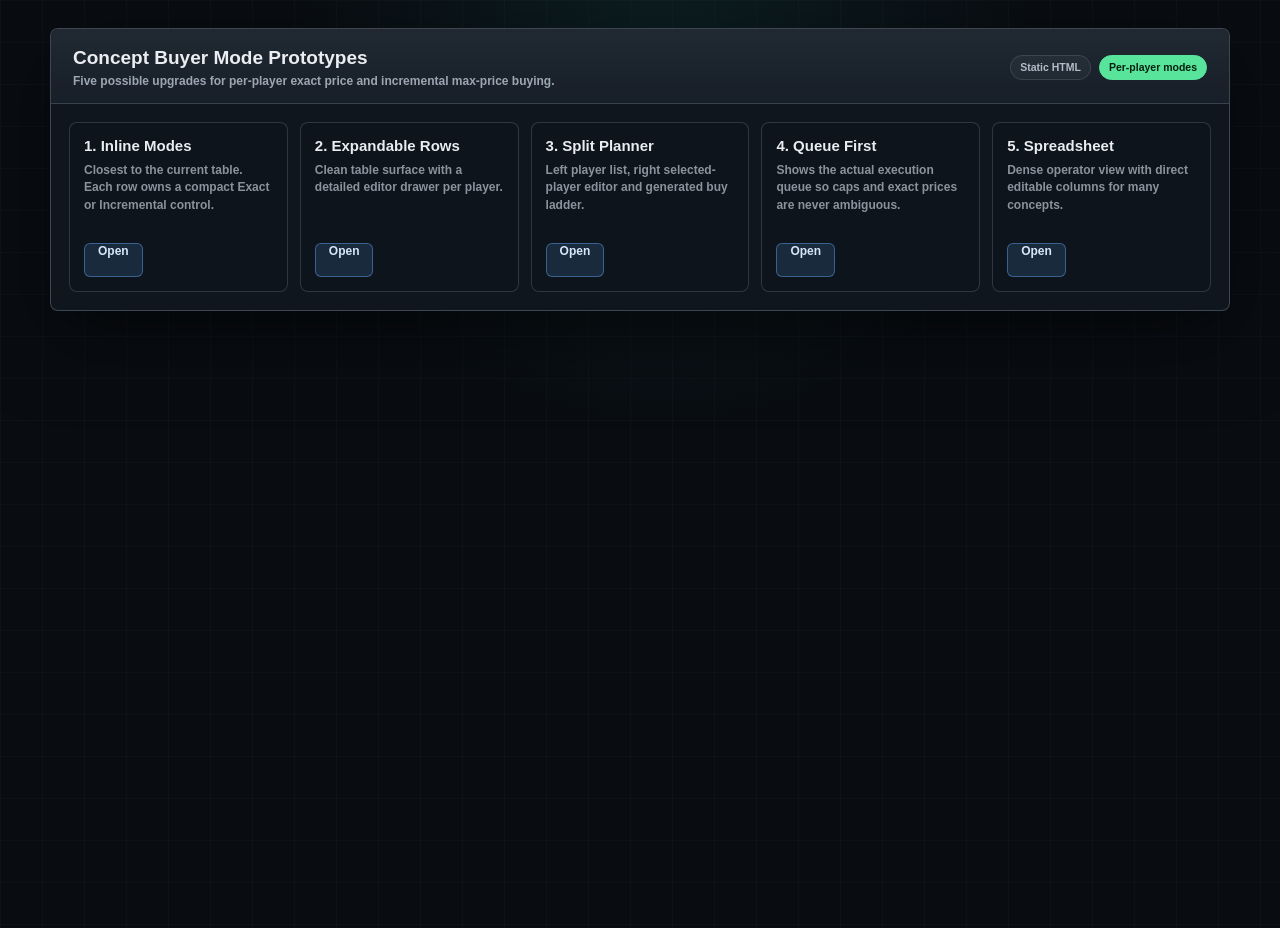
<file: prototypes/concept-buyer-modes/index.html>
<!doctype html>
<html lang="en">
<head>
  <meta charset="utf-8">
  <meta name="viewport" content="width=device-width, initial-scale=1">
  <title>Concept Buyer Mode Prototypes</title>
  <link rel="stylesheet" href="prototype-base.css">
  <style>
    .grid {
      display: grid;
      grid-template-columns: repeat(5, minmax(0, 1fr));
      gap: 12px;
      padding: 18px;
    }

    .card {
      min-height: 170px;
      display: flex;
      flex-direction: column;
      justify-content: space-between;
      border: 1px solid rgba(148, 163, 184, 0.24);
      border-radius: 8px;
      background: #0e141b;
      padding: 14px;
      color: inherit;
      text-decoration: none;
    }

    .card strong {
      display: block;
      margin-bottom: 8px;
      font-size: 15px;
    }

    .card p {
      margin: 0;
      color: rgba(203, 213, 225, 0.66);
      font-size: 12px;
      font-weight: 700;
      line-height: 1.45;
    }

    .card .btn {
      align-self: flex-start;
      margin-top: 18px;
    }

    @media (max-width: 980px) {
      .grid { grid-template-columns: 1fr; }
    }
  </style>
</head>
<body>
  <main class="shell">
    <section class="header">
      <div>
        <h1 class="title">Concept Buyer Mode Prototypes</h1>
        <div class="sub">Five possible upgrades for per-player exact price and incremental max-price buying.</div>
      </div>
      <div class="summary">
        <span class="pill">Static HTML</span>
        <span class="pill good">Per-player modes</span>
      </div>
    </section>
    <section class="grid">
      <a class="card" href="design-1-inline-modes.html">
        <span>
          <strong>1. Inline Modes</strong>
          <p>Closest to the current table. Each row owns a compact Exact or Incremental control.</p>
        </span>
        <span class="btn primary">Open</span>
      </a>
      <a class="card" href="design-2-expandable-rows.html">
        <span>
          <strong>2. Expandable Rows</strong>
          <p>Clean table surface with a detailed editor drawer per player.</p>
        </span>
        <span class="btn primary">Open</span>
      </a>
      <a class="card" href="design-3-split-planner.html">
        <span>
          <strong>3. Split Planner</strong>
          <p>Left player list, right selected-player editor and generated buy ladder.</p>
        </span>
        <span class="btn primary">Open</span>
      </a>
      <a class="card" href="design-4-queue-first.html">
        <span>
          <strong>4. Queue First</strong>
          <p>Shows the actual execution queue so caps and exact prices are never ambiguous.</p>
        </span>
        <span class="btn primary">Open</span>
      </a>
      <a class="card" href="design-5-spreadsheet.html">
        <span>
          <strong>5. Spreadsheet</strong>
          <p>Dense operator view with direct editable columns for many concepts.</p>
        </span>
        <span class="btn primary">Open</span>
      </a>
    </section>
  </main>
</body>
</html>
</file>
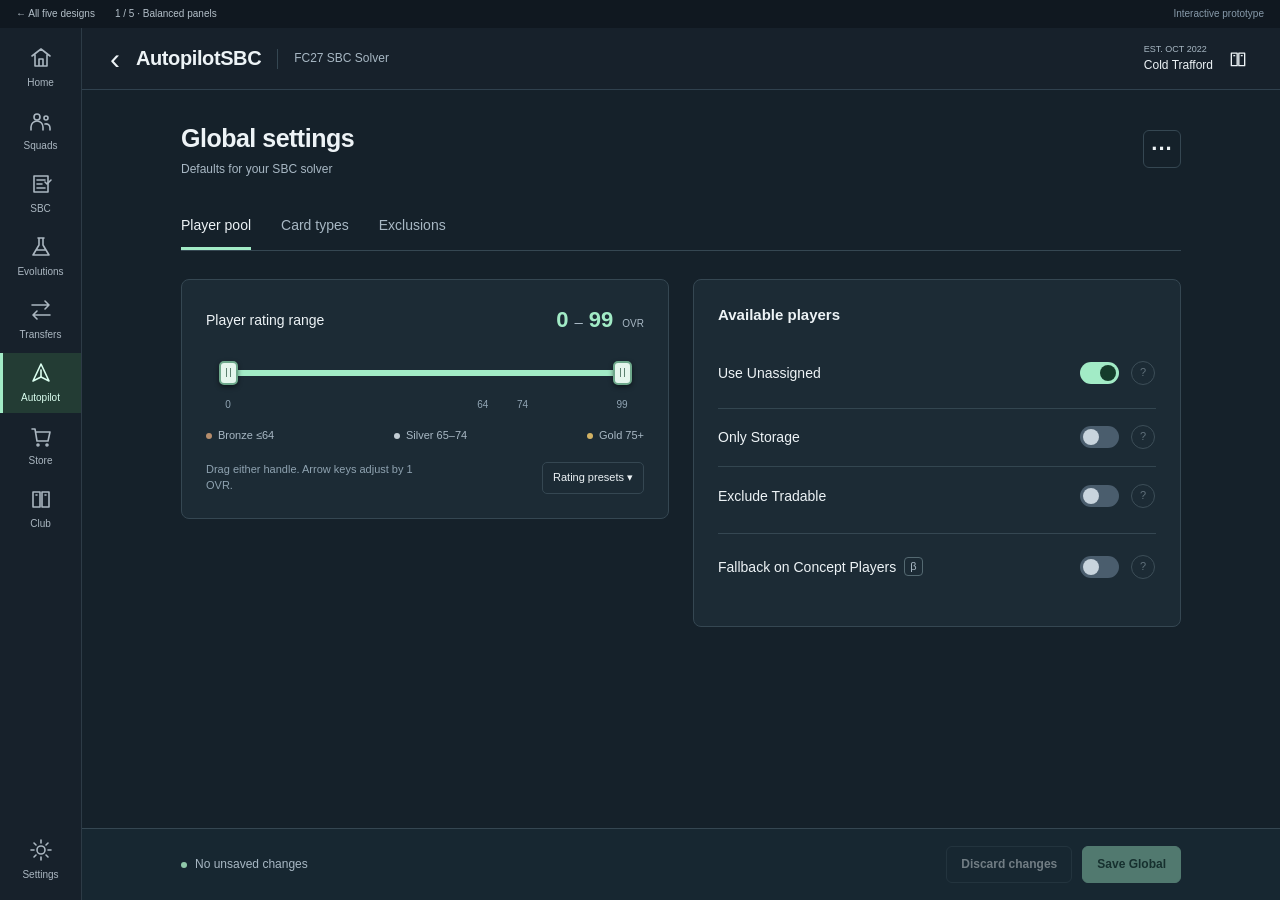
<file: artifacts/autopilotsbc-tab-designs/01-native.html>
<!doctype html>
<html lang="en"><head><meta charset="utf-8"><meta name="viewport" content="width=device-width,initial-scale=1"><title>Balanced panels · AutopilotSBC</title><link rel="stylesheet" href="controls.css"><link rel="stylesheet" href="tab-refinement.css"><script defer src="spec.js"></script><script defer src="controls-factory.js"></script><script defer src="control-layouts.js"></script><script defer src="app.js"></script></head><body data-design="native"><div id="app"></div></body></html>
</file>
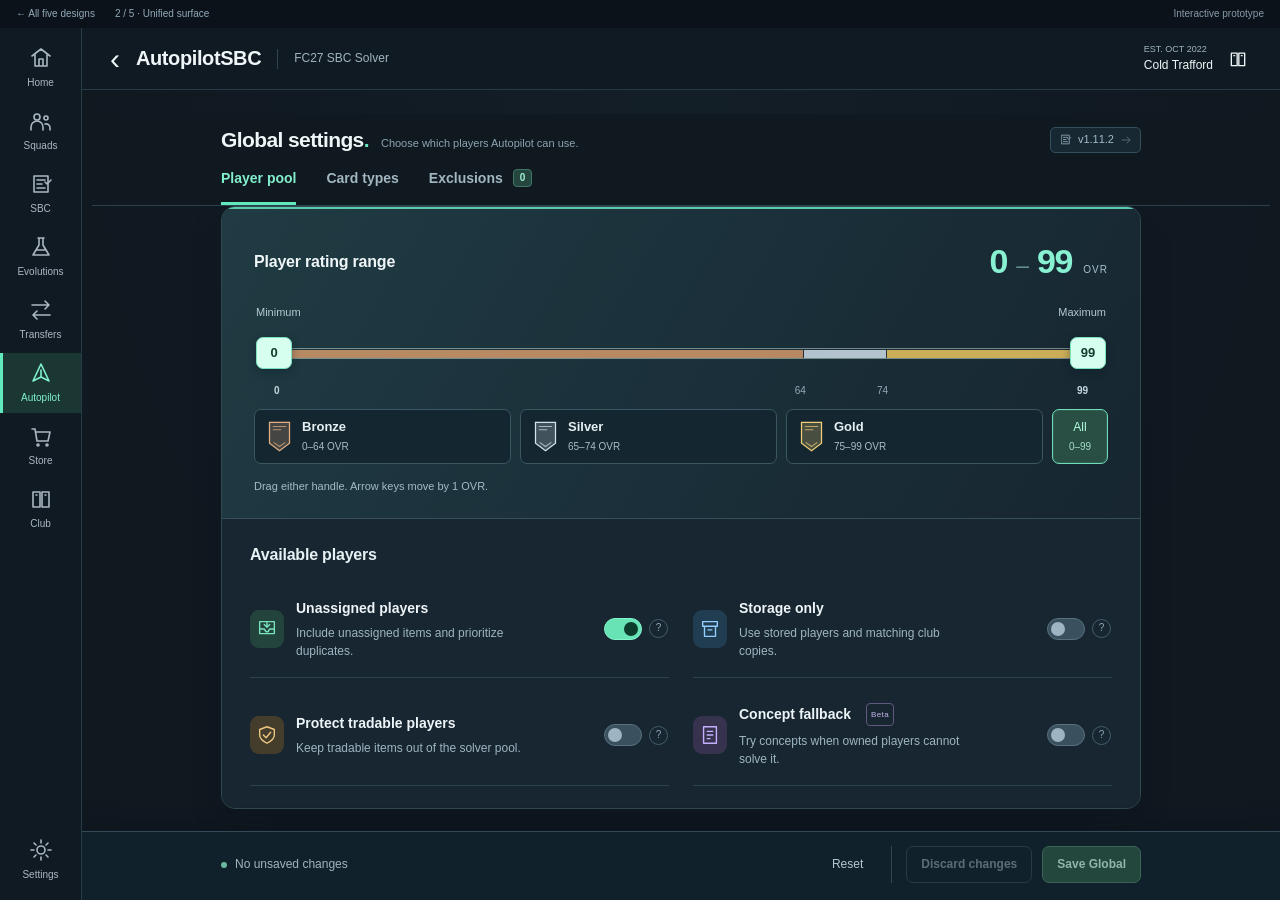
<file: artifacts/autopilotsbc-tab-designs/02-guided.html>
<!doctype html>
<html lang="en"><head><meta charset="utf-8"><meta name="viewport" content="width=device-width,initial-scale=1"><title>Unified settings · AutopilotSBC</title><link rel="stylesheet" href="controls.css"><link rel="stylesheet" href="tab-refinement.css"><link rel="stylesheet" href="selected.css"><link rel="stylesheet" href="palette.css"><script defer src="spec.js"></script><script defer src="controls-factory.js"></script><script defer src="selected-controls.js"></script><script defer src="control-layouts.js"></script><script defer src="selected-layout.js"></script><script defer src="app.js"></script></head><body data-design="guided"><div id="app"></div></body></html>
</file>
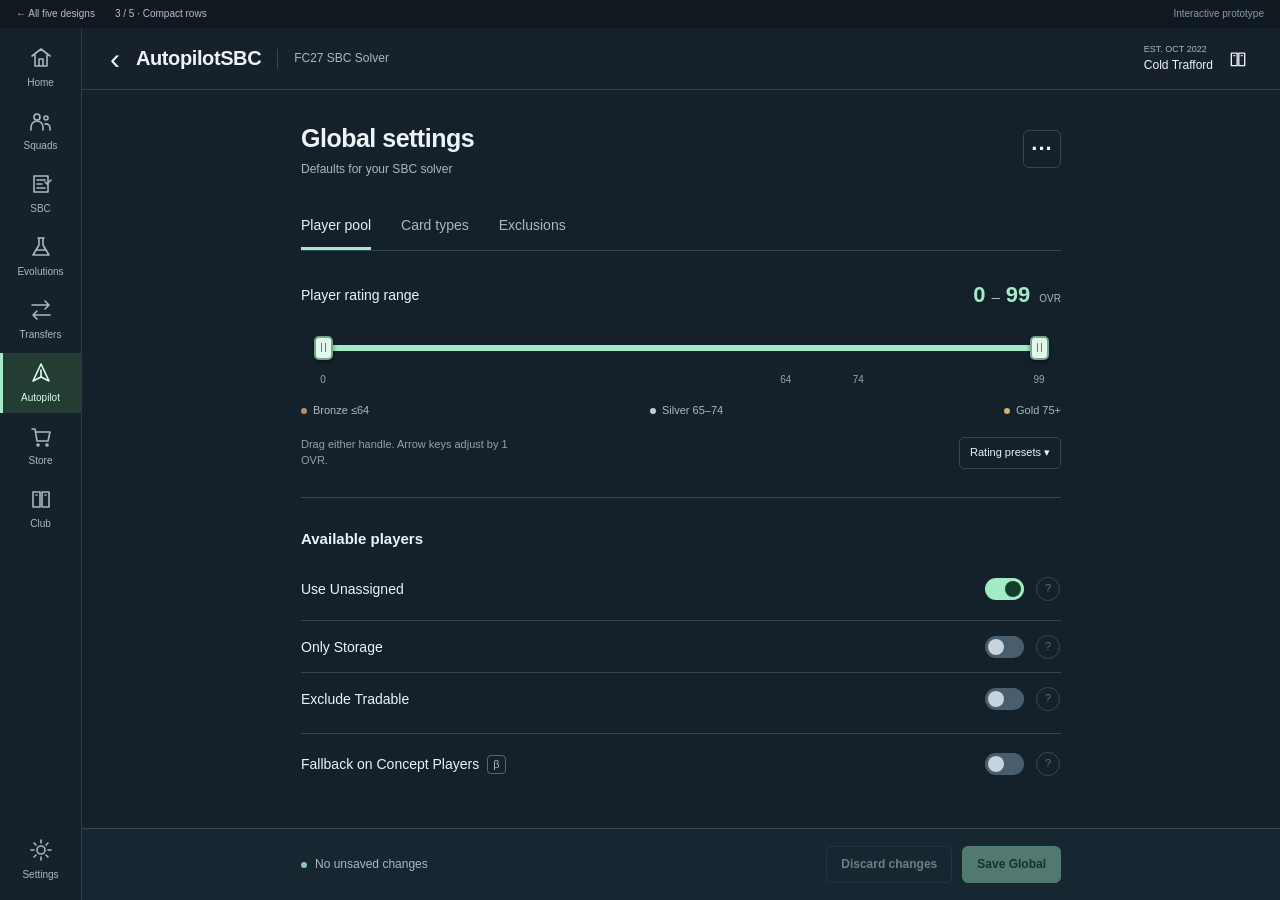
<file: artifacts/autopilotsbc-tab-designs/03-inspector.html>
<!doctype html>
<html lang="en"><head><meta charset="utf-8"><meta name="viewport" content="width=device-width,initial-scale=1"><title>Compact rows · AutopilotSBC</title><link rel="stylesheet" href="controls.css"><link rel="stylesheet" href="tab-refinement.css"><script defer src="spec.js"></script><script defer src="controls-factory.js"></script><script defer src="control-layouts.js"></script><script defer src="app.js"></script></head><body data-design="inspector"><div id="app"></div></body></html>
</file>
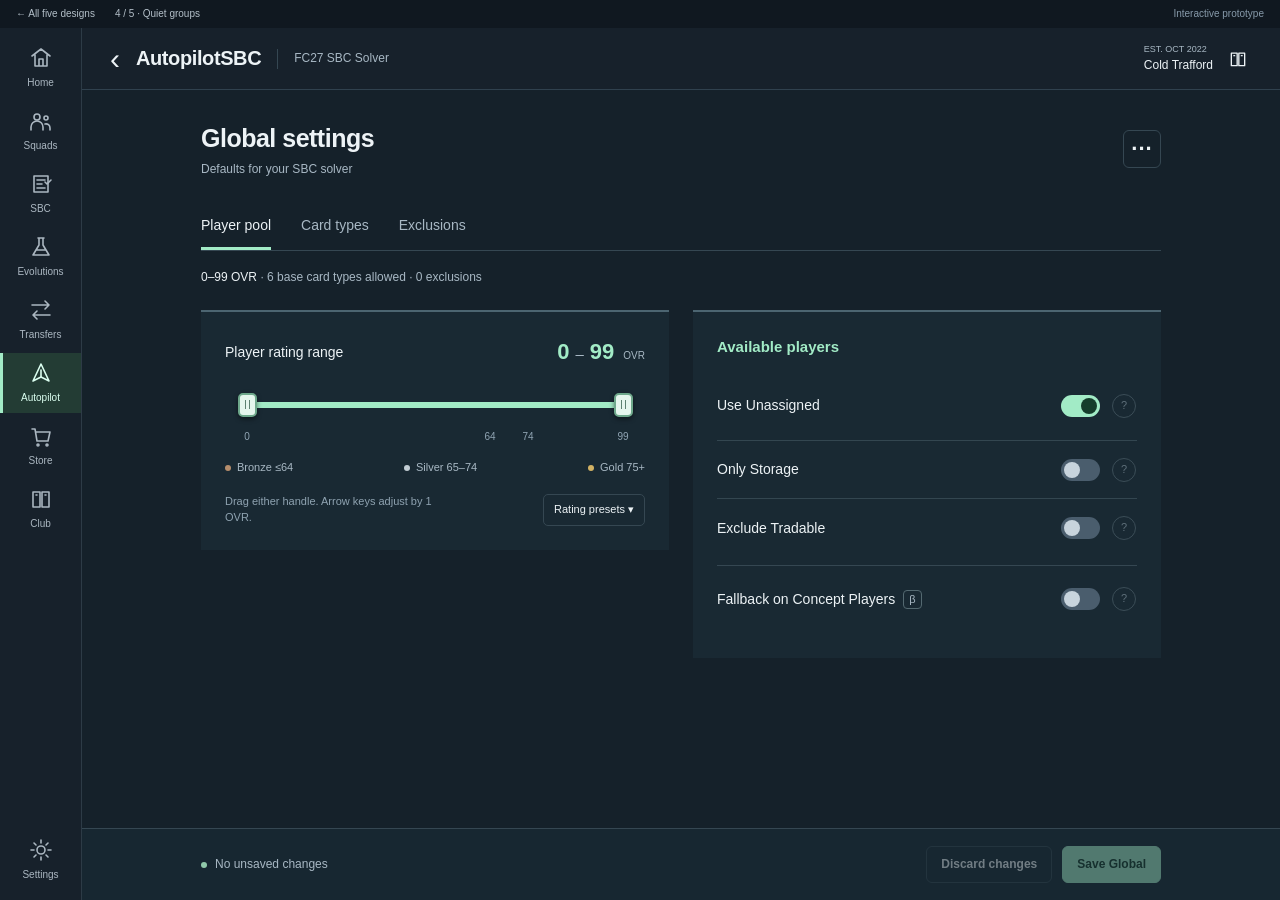
<file: artifacts/autopilotsbc-tab-designs/04-editorial.html>
<!doctype html>
<html lang="en"><head><meta charset="utf-8"><meta name="viewport" content="width=device-width,initial-scale=1"><title>Quiet groups · AutopilotSBC</title><link rel="stylesheet" href="controls.css"><link rel="stylesheet" href="tab-refinement.css"><script defer src="spec.js"></script><script defer src="controls-factory.js"></script><script defer src="control-layouts.js"></script><script defer src="app.js"></script></head><body data-design="editorial"><div id="app"></div></body></html>
</file>
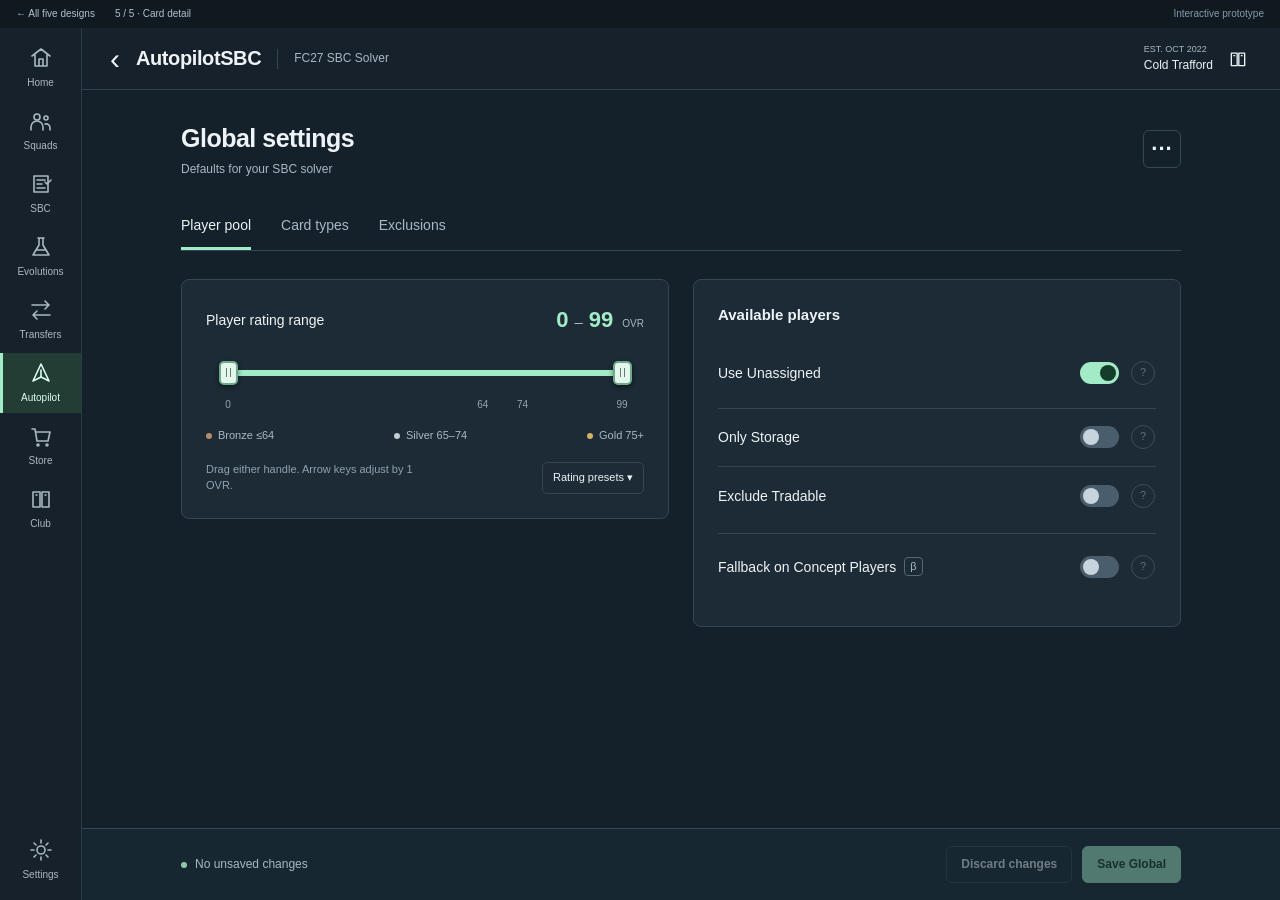
<file: artifacts/autopilotsbc-tab-designs/05-builder.html>
<!doctype html>
<html lang="en"><head><meta charset="utf-8"><meta name="viewport" content="width=device-width,initial-scale=1"><title>Card detail · AutopilotSBC</title><link rel="stylesheet" href="controls.css"><link rel="stylesheet" href="tab-refinement.css"><script defer src="spec.js"></script><script defer src="controls-factory.js"></script><script defer src="control-layouts.js"></script><script defer src="app.js"></script></head><body data-design="builder"><div id="app"></div></body></html>
</file>
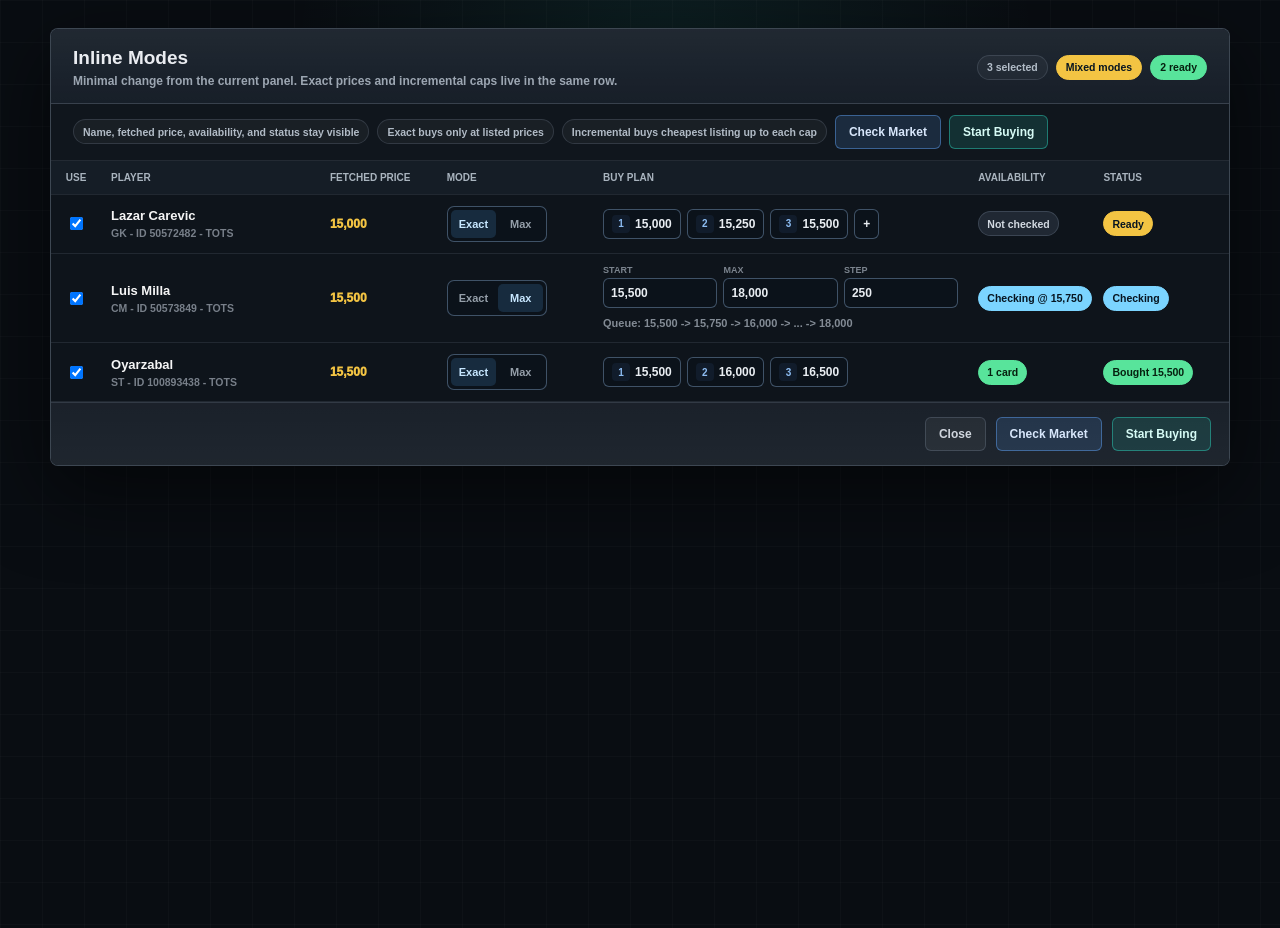
<file: prototypes/concept-buyer-modes/design-1-inline-modes.html>
<!doctype html>
<html lang="en">
<head>
  <meta charset="utf-8">
  <meta name="viewport" content="width=device-width, initial-scale=1">
  <title>Concept Buyer Design 1 - Inline Modes</title>
  <link rel="stylesheet" href="prototype-base.css">
  <style>
    table {
      width: 100%;
      border-collapse: collapse;
      table-layout: fixed;
      font-size: 12px;
    }

    th,
    td {
      padding: 11px 10px;
      border-bottom: 1px solid rgba(148, 163, 184, 0.14);
      vertical-align: middle;
    }

    th {
      position: sticky;
      top: 0;
      z-index: 1;
      background: #151d26;
      color: rgba(203, 213, 225, 0.82);
      font-size: 10px;
      font-weight: 900;
      text-align: left;
      text-transform: uppercase;
    }

    th:nth-child(1) { width: 48px; text-align: center; }
    th:nth-child(2) { width: 210px; }
    th:nth-child(3) { width: 112px; }
    th:nth-child(4) { width: 150px; }
    th:nth-child(5) { width: 360px; }
    th:nth-child(6) { width: 120px; }
    th:nth-child(7) { width: 130px; }

    td:first-child {
      text-align: center;
    }

    .buy-config {
      display: grid;
      gap: 8px;
    }

    .increment-grid {
      display: grid;
      grid-template-columns: repeat(3, minmax(0, 1fr));
      gap: 6px;
    }

    .mini-field {
      display: grid;
      gap: 3px;
    }

    .mini-field span {
      color: rgba(203, 213, 225, 0.58);
      font-size: 9px;
      font-weight: 900;
      text-transform: uppercase;
    }

    .mini-field input {
      width: 100%;
      height: 30px;
      border: 1px solid rgba(95, 121, 150, 0.62);
      border-radius: 6px;
      background: #0b121a;
      color: rgba(242, 247, 251, 0.96);
      padding: 0 7px;
      font-size: 12px;
      font-weight: 900;
    }

    .panel {
      padding: 0;
      overflow: auto;
      max-height: 590px;
    }
  </style>
</head>
<body>
  <main class="shell">
    <section class="header">
      <div>
        <h1 class="title">Inline Modes</h1>
        <div class="sub">Minimal change from the current panel. Exact prices and incremental caps live in the same row.</div>
      </div>
      <div class="summary">
        <span class="pill">3 selected</span>
        <span class="pill warn">Mixed modes</span>
        <span class="pill good">2 ready</span>
      </div>
    </section>
    <section class="toolbar">
      <span class="pill">Name, fetched price, availability, and status stay visible</span>
      <span class="pill">Exact buys only at listed prices</span>
      <span class="pill">Incremental buys cheapest listing up to each cap</span>
      <button class="btn primary">Check Market</button>
      <button class="btn success">Start Buying</button>
    </section>
    <section class="panel">
      <table>
        <thead>
          <tr>
            <th>Use</th>
            <th>Player</th>
            <th>Fetched Price</th>
            <th>Mode</th>
            <th>Buy Plan</th>
            <th>Availability</th>
            <th>Status</th>
          </tr>
        </thead>
        <tbody>
          <tr>
            <td><input type="checkbox" checked></td>
            <td>
              <div class="player">
                <div class="name">Lazar Carevic</div>
                <div class="meta">GK - ID 50572482 - TOTS</div>
              </div>
            </td>
            <td class="coins">15,000</td>
            <td>
              <div class="mode-toggle"><span class="active">Exact</span><span>Max</span></div>
            </td>
            <td>
              <div class="attempts">
                <span class="chip index" data-step="1">15,000</span>
                <span class="chip index" data-step="2">15,250</span>
                <span class="chip index" data-step="3">15,500</span>
                <span class="chip">+</span>
              </div>
            </td>
            <td><span class="status">Not checked</span></td>
            <td><span class="status ready">Ready</span></td>
          </tr>
          <tr>
            <td><input type="checkbox" checked></td>
            <td>
              <div class="player">
                <div class="name">Luis Milla</div>
                <div class="meta">CM - ID 50573849 - TOTS</div>
              </div>
            </td>
            <td class="coins">15,500</td>
            <td>
              <div class="mode-toggle"><span>Exact</span><span class="active">Max</span></div>
            </td>
            <td>
              <div class="buy-config">
                <div class="increment-grid">
                  <label class="mini-field"><span>Start</span><input value="15,500"></label>
                  <label class="mini-field"><span>Max</span><input value="18,000"></label>
                  <label class="mini-field"><span>Step</span><input value="250"></label>
                </div>
                <div class="note">Queue: 15,500 -> 15,750 -> 16,000 -> ... -> 18,000</div>
              </div>
            </td>
            <td><span class="status buying">Checking @ 15,750</span></td>
            <td><span class="status buying">Checking</span></td>
          </tr>
          <tr>
            <td><input type="checkbox" checked></td>
            <td>
              <div class="player">
                <div class="name">Oyarzabal</div>
                <div class="meta">ST - ID 100893438 - TOTS</div>
              </div>
            </td>
            <td class="coins">15,500</td>
            <td>
              <div class="mode-toggle"><span class="active">Exact</span><span>Max</span></div>
            </td>
            <td>
              <div class="attempts">
                <span class="chip index" data-step="1">15,500</span>
                <span class="chip index" data-step="2">16,000</span>
                <span class="chip index" data-step="3">16,500</span>
              </div>
            </td>
            <td><span class="status bought">1 card</span></td>
            <td><span class="status bought">Bought 15,500</span></td>
          </tr>
        </tbody>
      </table>
    </section>
    <section class="footer">
      <button class="btn">Close</button>
      <button class="btn primary">Check Market</button>
      <button class="btn success">Start Buying</button>
    </section>
  </main>
</body>
</html>
</file>
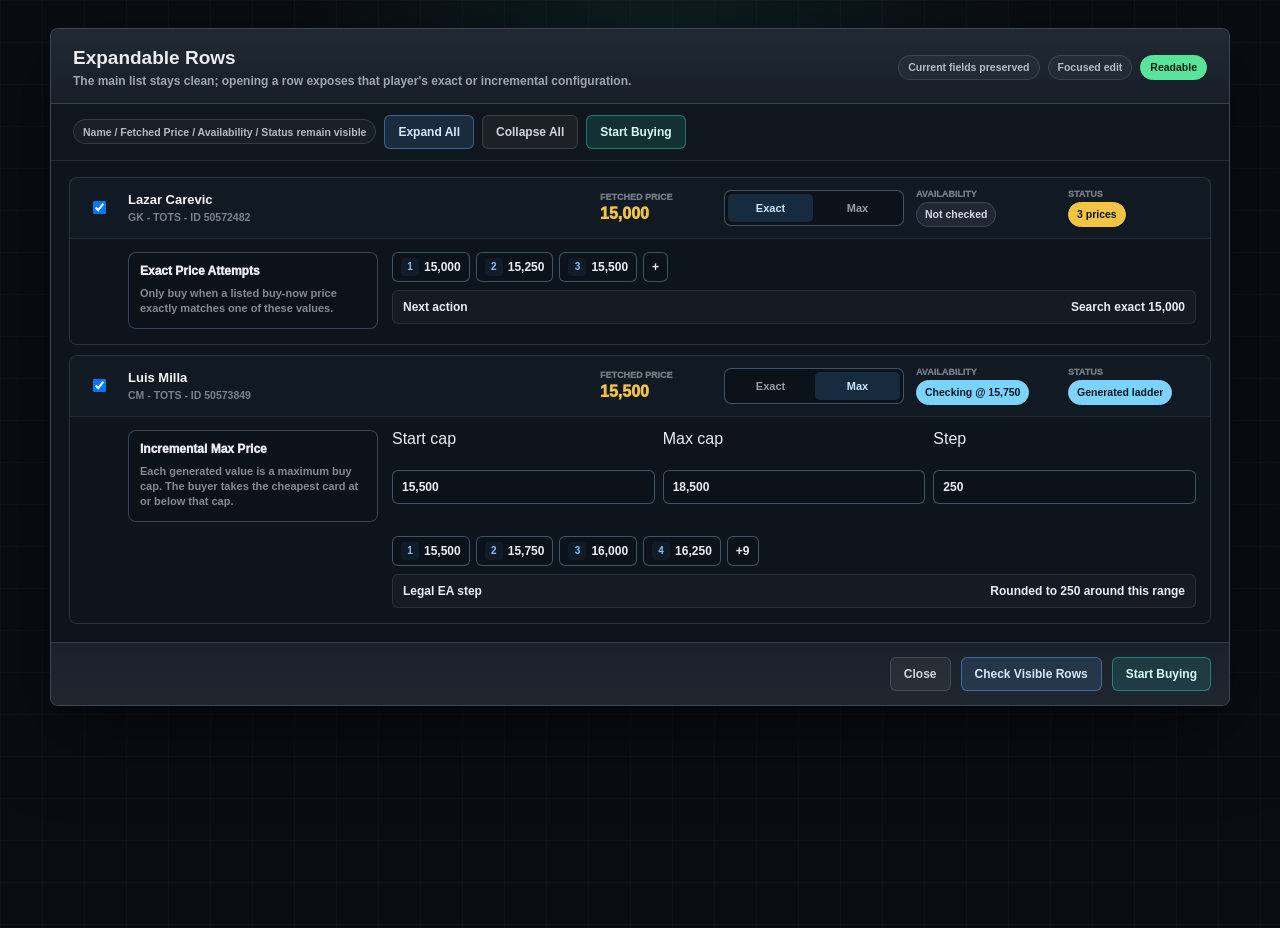
<file: prototypes/concept-buyer-modes/design-2-expandable-rows.html>
<!doctype html>
<html lang="en">
<head>
  <meta charset="utf-8">
  <meta name="viewport" content="width=device-width, initial-scale=1">
  <title>Concept Buyer Design 2 - Expandable Rows</title>
  <link rel="stylesheet" href="prototype-base.css">
  <style>
    .rows {
      display: grid;
      gap: 10px;
    }

    .row {
      border: 1px solid rgba(148, 163, 184, 0.18);
      border-radius: 8px;
      background: #111922;
      overflow: hidden;
    }

    .row-head {
      display: grid;
      grid-template-columns: 34px minmax(190px, 1fr) 112px 180px 140px 130px;
      align-items: center;
      gap: 12px;
      padding: 11px 12px;
    }

    .drawer {
      display: grid;
      grid-template-columns: 250px minmax(0, 1fr);
      gap: 14px;
      padding: 13px 14px 15px 58px;
      border-top: 1px solid rgba(148, 163, 184, 0.14);
      background: #0d141c;
    }

    .mode-card {
      border: 1px solid rgba(95, 121, 150, 0.5);
      border-radius: 8px;
      padding: 11px;
      background: #0b121a;
    }

    .mode-card h3 {
      margin: 0 0 8px;
      font-size: 12px;
      font-weight: 950;
    }

    .form-grid {
      display: grid;
      grid-template-columns: repeat(3, minmax(0, 1fr));
      gap: 8px;
    }

    .preview {
      display: grid;
      gap: 8px;
      align-content: start;
    }

    .preview-line {
      min-height: 34px;
      display: flex;
      align-items: center;
      justify-content: space-between;
      gap: 10px;
      border: 1px solid rgba(148, 163, 184, 0.15);
      border-radius: 6px;
      padding: 0 10px;
      background: rgba(255, 255, 255, 0.03);
      font-size: 12px;
      font-weight: 850;
    }

    .field-caption {
      display: block;
      margin-bottom: 3px;
      color: rgba(203, 213, 225, 0.52);
      font-size: 9px;
      font-weight: 950;
      text-transform: uppercase;
    }

    @media (max-width: 900px) {
      .row-head,
      .drawer,
      .form-grid {
        grid-template-columns: 1fr;
      }

      .drawer {
        padding-left: 14px;
      }
    }
  </style>
</head>
<body>
  <main class="shell">
    <section class="header">
      <div>
        <h1 class="title">Expandable Rows</h1>
        <div class="sub">The main list stays clean; opening a row exposes that player's exact or incremental configuration.</div>
      </div>
      <div class="summary">
        <span class="pill">Current fields preserved</span>
        <span class="pill">Focused edit</span>
        <span class="pill good">Readable</span>
      </div>
    </section>
    <section class="toolbar">
      <span class="pill">Name / Fetched Price / Availability / Status remain visible</span>
      <button class="btn primary">Expand All</button>
      <button class="btn">Collapse All</button>
      <button class="btn success">Start Buying</button>
    </section>
    <section class="panel">
      <div class="rows">
        <article class="row">
          <div class="row-head">
            <input type="checkbox" checked>
            <div class="player"><div class="name">Lazar Carevic</div><div class="meta">GK - TOTS - ID 50572482</div></div>
            <div><span class="field-caption">Fetched Price</span><span class="coins">15,000</span></div>
            <div class="mode-toggle"><span class="active">Exact</span><span>Max</span></div>
            <div><span class="field-caption">Availability</span><span class="status">Not checked</span></div>
            <div><span class="field-caption">Status</span><span class="status ready">3 prices</span></div>
          </div>
          <div class="drawer">
            <div class="mode-card">
              <h3>Exact Price Attempts</h3>
              <div class="note">Only buy when a listed buy-now price exactly matches one of these values.</div>
            </div>
            <div class="preview">
              <div class="attempts">
                <span class="chip index" data-step="1">15,000</span>
                <span class="chip index" data-step="2">15,250</span>
                <span class="chip index" data-step="3">15,500</span>
                <span class="chip">+</span>
              </div>
              <div class="preview-line"><span>Next action</span><span>Search exact 15,000</span></div>
            </div>
          </div>
        </article>
        <article class="row">
          <div class="row-head">
            <input type="checkbox" checked>
            <div class="player"><div class="name">Luis Milla</div><div class="meta">CM - TOTS - ID 50573849</div></div>
            <div><span class="field-caption">Fetched Price</span><span class="coins">15,500</span></div>
            <div class="mode-toggle"><span>Exact</span><span class="active">Max</span></div>
            <div><span class="field-caption">Availability</span><span class="status buying">Checking @ 15,750</span></div>
            <div><span class="field-caption">Status</span><span class="status buying">Generated ladder</span></div>
          </div>
          <div class="drawer">
            <div class="mode-card">
              <h3>Incremental Max Price</h3>
              <div class="note">Each generated value is a maximum buy cap. The buyer takes the cheapest card at or below that cap.</div>
            </div>
            <div class="form-grid">
              <label class="field"><span>Start cap</span><input value="15,500"></label>
              <label class="field"><span>Max cap</span><input value="18,500"></label>
              <label class="field"><span>Step</span><input value="250"></label>
            </div>
            <div class="preview" style="grid-column: 2;">
              <div class="attempts">
                <span class="chip index" data-step="1">15,500</span>
                <span class="chip index" data-step="2">15,750</span>
                <span class="chip index" data-step="3">16,000</span>
                <span class="chip index" data-step="4">16,250</span>
                <span class="chip">+9</span>
              </div>
              <div class="preview-line"><span>Legal EA step</span><span>Rounded to 250 around this range</span></div>
            </div>
          </div>
        </article>
      </div>
    </section>
    <section class="footer">
      <button class="btn">Close</button>
      <button class="btn primary">Check Visible Rows</button>
      <button class="btn success">Start Buying</button>
    </section>
  </main>
</body>
</html>
</file>
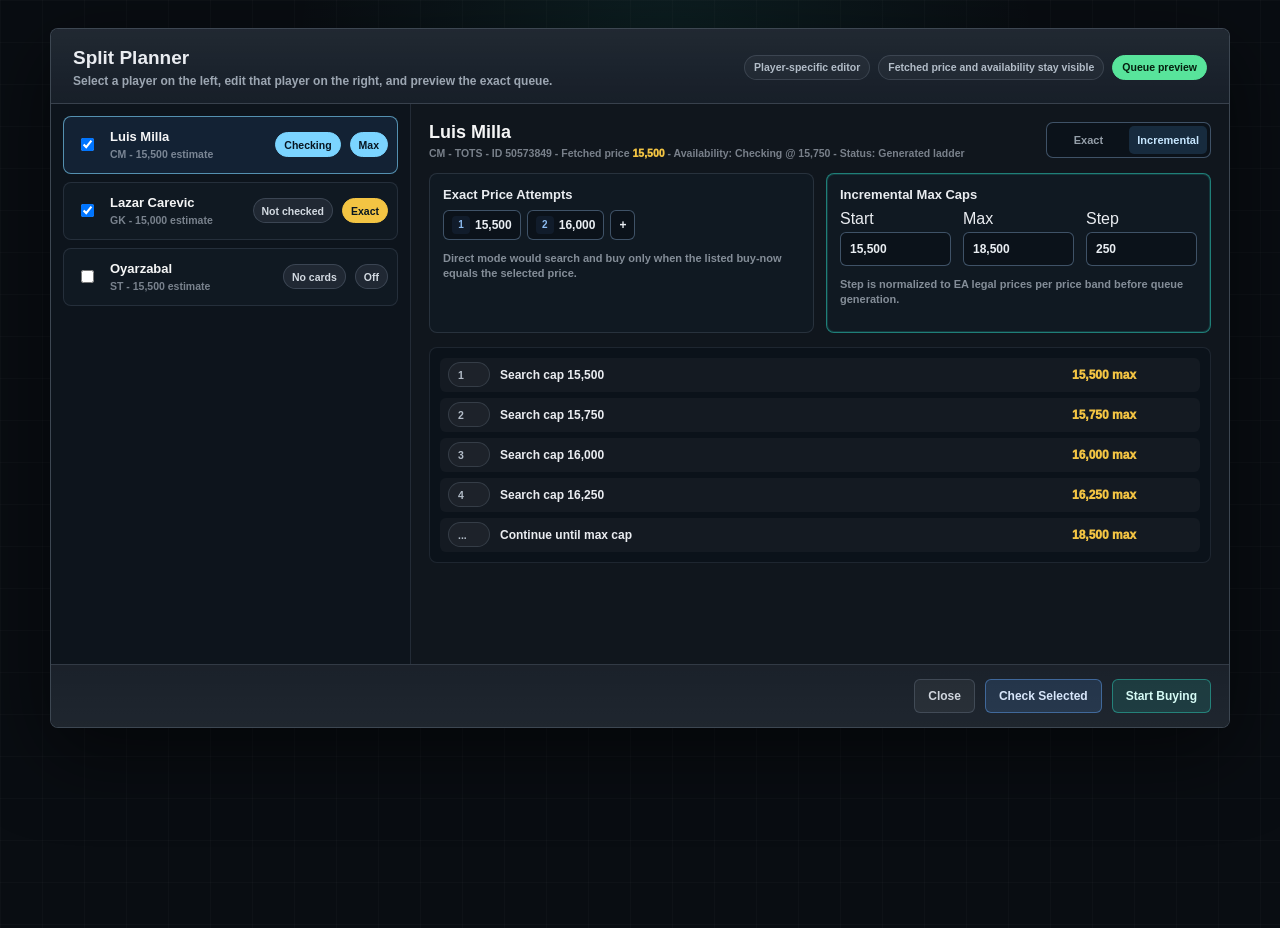
<file: prototypes/concept-buyer-modes/design-3-split-planner.html>
<!doctype html>
<html lang="en">
<head>
  <meta charset="utf-8">
  <meta name="viewport" content="width=device-width, initial-scale=1">
  <title>Concept Buyer Design 3 - Split Planner</title>
  <link rel="stylesheet" href="prototype-base.css">
  <style>
    .split {
      display: grid;
      grid-template-columns: 360px minmax(0, 1fr);
      min-height: 560px;
    }

    .list {
      border-right: 1px solid rgba(148, 163, 184, 0.16);
      background: #0d141c;
      padding: 12px;
      display: grid;
      align-content: start;
      gap: 8px;
    }

    .list-item {
      display: grid;
      grid-template-columns: 28px minmax(0, 1fr) auto auto;
      align-items: center;
      gap: 9px;
      min-height: 58px;
      border: 1px solid rgba(148, 163, 184, 0.16);
      border-radius: 8px;
      background: #101922;
      padding: 8px 9px;
    }

    .list-item.active {
      border-color: rgba(125, 211, 252, 0.62);
      background: #132234;
    }

    .editor {
      padding: 18px;
      display: grid;
      gap: 14px;
      align-content: start;
    }

    .editor-head {
      display: flex;
      justify-content: space-between;
      gap: 16px;
      align-items: flex-start;
    }

    .card-grid {
      display: grid;
      grid-template-columns: repeat(2, minmax(0, 1fr));
      gap: 12px;
    }

    .config-card {
      border: 1px solid rgba(148, 163, 184, 0.18);
      border-radius: 8px;
      background: #101922;
      padding: 13px;
    }

    .config-card.selected {
      border-color: rgba(45, 212, 191, 0.55);
      box-shadow: inset 0 0 0 1px rgba(45, 212, 191, 0.16);
    }

    .config-card h3 {
      margin: 0 0 8px;
      font-size: 13px;
    }

    .ladder {
      display: grid;
      gap: 6px;
      border: 1px solid rgba(148, 163, 184, 0.14);
      border-radius: 8px;
      background: #0b121a;
      padding: 10px;
    }

    .ladder-row {
      display: grid;
      grid-template-columns: 42px minmax(0, 1fr) 120px;
      align-items: center;
      gap: 10px;
      min-height: 34px;
      border-radius: 6px;
      padding: 0 8px;
      background: rgba(255, 255, 255, 0.035);
      font-size: 12px;
      font-weight: 850;
    }

    @media (max-width: 900px) {
      .split,
      .card-grid {
        grid-template-columns: 1fr;
      }

      .list {
        border-right: 0;
        border-bottom: 1px solid rgba(148, 163, 184, 0.16);
      }
    }
  </style>
</head>
<body>
  <main class="shell">
    <section class="header">
      <div>
        <h1 class="title">Split Planner</h1>
        <div class="sub">Select a player on the left, edit that player on the right, and preview the exact queue.</div>
      </div>
      <div class="summary">
        <span class="pill">Player-specific editor</span>
        <span class="pill">Fetched price and availability stay visible</span>
        <span class="pill good">Queue preview</span>
      </div>
    </section>
    <section class="split">
      <aside class="list">
        <div class="list-item active">
          <input type="checkbox" checked>
          <div class="player"><div class="name">Luis Milla</div><div class="meta">CM - 15,500 estimate</div></div>
          <span class="status buying">Checking</span>
          <span class="status buying">Max</span>
        </div>
        <div class="list-item">
          <input type="checkbox" checked>
          <div class="player"><div class="name">Lazar Carevic</div><div class="meta">GK - 15,000 estimate</div></div>
          <span class="status">Not checked</span>
          <span class="status ready">Exact</span>
        </div>
        <div class="list-item">
          <input type="checkbox">
          <div class="player"><div class="name">Oyarzabal</div><div class="meta">ST - 15,500 estimate</div></div>
          <span class="status">No cards</span>
          <span class="status">Off</span>
        </div>
      </aside>
      <section class="editor">
        <div class="editor-head">
          <div class="player">
            <div class="name" style="font-size: 18px;">Luis Milla</div>
            <div class="meta">CM - TOTS - ID 50573849 - Fetched price <span class="coins">15,500</span> - Availability: Checking @ 15,750 - Status: Generated ladder</div>
          </div>
          <div class="mode-toggle"><span>Exact</span><span class="active">Incremental</span></div>
        </div>
        <div class="card-grid">
          <article class="config-card">
            <h3>Exact Price Attempts</h3>
            <div class="attempts">
              <span class="chip index" data-step="1">15,500</span>
              <span class="chip index" data-step="2">16,000</span>
              <span class="chip">+</span>
            </div>
            <p class="note">Direct mode would search and buy only when the listed buy-now equals the selected price.</p>
          </article>
          <article class="config-card selected">
            <h3>Incremental Max Caps</h3>
            <div class="card-grid" style="grid-template-columns: repeat(3, minmax(0, 1fr));">
              <label class="field"><span>Start</span><input value="15,500"></label>
              <label class="field"><span>Max</span><input value="18,500"></label>
              <label class="field"><span>Step</span><input value="250"></label>
            </div>
            <p class="note">Step is normalized to EA legal prices per price band before queue generation.</p>
          </article>
        </div>
        <div class="ladder">
          <div class="ladder-row"><span class="pill">1</span><span>Search cap 15,500</span><span class="coins">15,500 max</span></div>
          <div class="ladder-row"><span class="pill">2</span><span>Search cap 15,750</span><span class="coins">15,750 max</span></div>
          <div class="ladder-row"><span class="pill">3</span><span>Search cap 16,000</span><span class="coins">16,000 max</span></div>
          <div class="ladder-row"><span class="pill">4</span><span>Search cap 16,250</span><span class="coins">16,250 max</span></div>
          <div class="ladder-row"><span class="pill">...</span><span>Continue until max cap</span><span class="coins">18,500 max</span></div>
        </div>
      </section>
    </section>
    <section class="footer">
      <button class="btn">Close</button>
      <button class="btn primary">Check Selected</button>
      <button class="btn success">Start Buying</button>
    </section>
  </main>
</body>
</html>
</file>
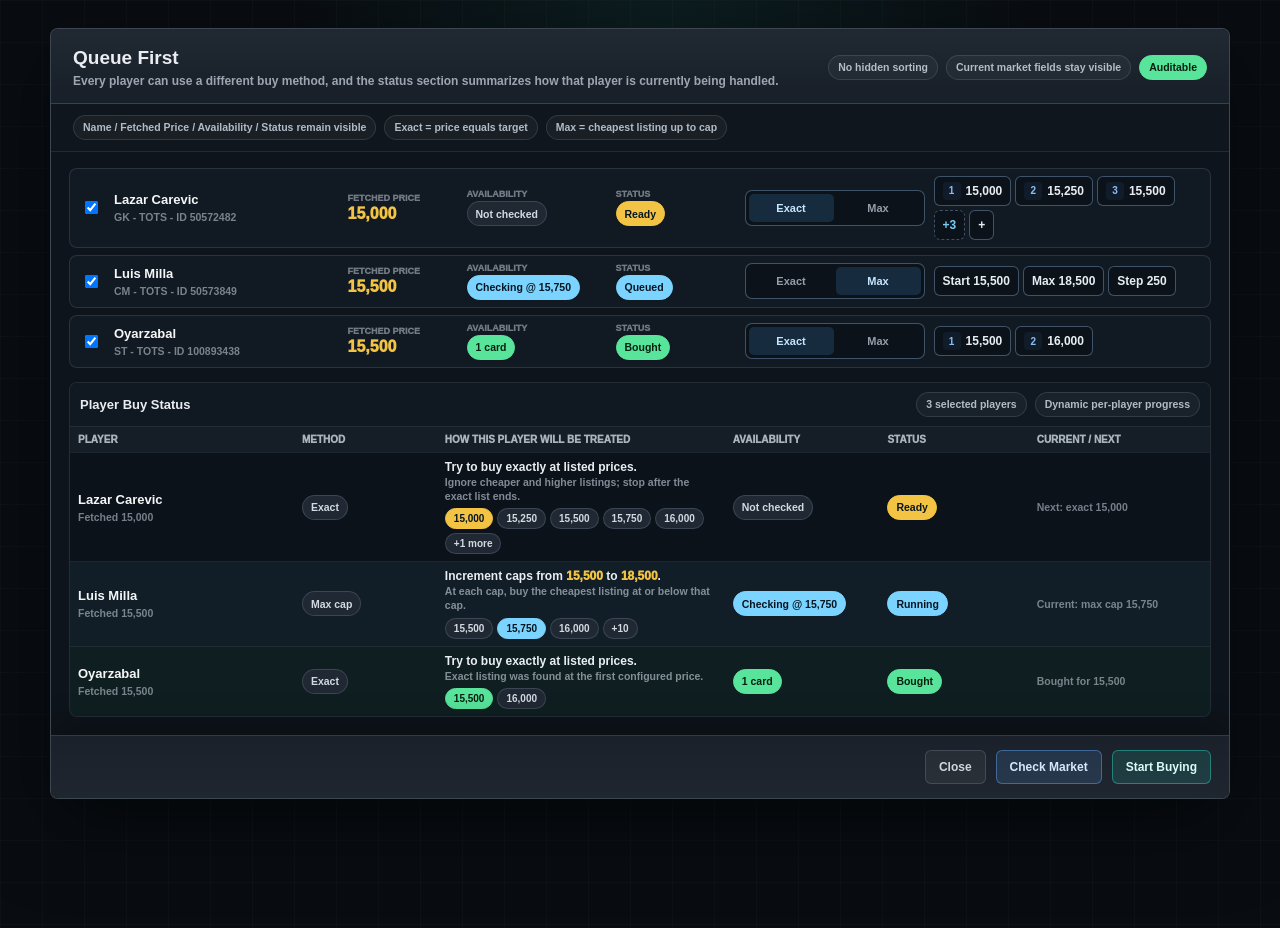
<file: prototypes/concept-buyer-modes/design-4-queue-first.html>
<!doctype html>
<html lang="en">
<head>
  <meta charset="utf-8">
  <meta name="viewport" content="width=device-width, initial-scale=1">
  <title>Concept Buyer Design 4 - Queue First</title>
  <link rel="stylesheet" href="prototype-base.css">
  <style>
    .cards {
      display: grid;
      gap: 7px;
    }

    .player-card {
      display: grid;
      grid-template-columns: 28px minmax(180px, 1fr) 110px 140px 120px 180px minmax(260px, 1.2fr);
      align-items: center;
      gap: 9px;
      border: 1px solid rgba(148, 163, 184, 0.18);
      border-radius: 8px;
      background: #111922;
      padding: 7px;
    }

    .status-band {
      margin-top: 14px;
      border: 1px solid rgba(148, 163, 184, 0.18);
      border-radius: 8px;
      background: #0b121a;
      overflow: hidden;
    }

    .status-head {
      display: flex;
      align-items: center;
      justify-content: space-between;
      gap: 14px;
      margin: 0;
      padding: 9px 10px;
      border-bottom: 1px solid rgba(148, 163, 184, 0.14);
      background: #101922;
    }

    .status-head h2 {
      margin: 0;
      font-size: 13px;
    }

    .execution-table-wrap {
      overflow-x: auto;
      scrollbar-width: thin;
    }

    .execution-table {
      width: 100%;
      min-width: 1080px;
      border-collapse: collapse;
      table-layout: fixed;
      font-size: 12px;
    }

    .execution-table th,
    .execution-table td {
      padding: 7px 8px;
      border-bottom: 1px solid rgba(148, 163, 184, 0.12);
      vertical-align: middle;
    }

    .execution-table th {
      background: #151d26;
      color: rgba(203, 213, 225, 0.82);
      font-size: 10px;
      font-weight: 950;
      text-align: left;
      text-transform: uppercase;
    }

    .execution-table tr:last-child td {
      border-bottom: 0;
    }

    .execution-table tr.is-active td {
      background: rgba(125, 211, 252, 0.06);
    }

    .execution-table tr.is-done td {
      background: rgba(88, 228, 155, 0.06);
    }

    .execution-table th:nth-child(1) { width: 210px; }
    .execution-table th:nth-child(2) { width: 134px; }
    .execution-table th:nth-child(3) { width: 270px; }
    .execution-table th:nth-child(4) { width: 145px; }
    .execution-table th:nth-child(5) { width: 140px; }
    .execution-table th:nth-child(6) { width: 170px; }

    .action-copy {
      color: rgba(242, 247, 251, 0.96);
      font-weight: 900;
      line-height: 1.25;
    }

    .step-index {
      display: inline-flex;
      align-items: center;
      justify-content: center;
      width: 26px;
      height: 26px;
      border-radius: 6px;
      background: #172b3e;
      color: #c7e7ff;
      font-size: 11px;
      font-weight: 950;
    }

    .field-caption {
      display: block;
      margin-bottom: 2px;
      color: rgba(203, 213, 225, 0.52);
      font-size: 9px;
      font-weight: 950;
      text-transform: uppercase;
    }

    .execution-note {
      color: rgba(203, 213, 225, 0.62);
      font-size: 10.5px;
      font-weight: 800;
      line-height: 1.35;
    }

    .mini-steps {
      display: flex;
      flex-wrap: wrap;
      gap: 4px;
      margin-top: 5px;
    }

    .mini-steps .status {
      min-height: 21px;
      font-size: 10px;
    }

    .attempts {
      gap: 4px;
    }

    .chip.more {
      border-style: dashed;
      color: rgba(125, 211, 252, 0.96);
    }

    .footer {
      position: sticky;
      bottom: 0;
      z-index: 10;
      box-shadow: 0 -14px 28px rgba(0, 0, 0, 0.24);
    }

    @media (max-width: 980px) {
      .player-card {
        grid-template-columns: 1fr;
      }
    }
  </style>
</head>
<body>
  <main class="shell">
    <section class="header">
      <div>
        <h1 class="title">Queue First</h1>
        <div class="sub">Every player can use a different buy method, and the status section summarizes how that player is currently being handled.</div>
      </div>
      <div class="summary">
      <span class="pill">No hidden sorting</span>
      <span class="pill">Current market fields stay visible</span>
      <span class="pill good">Auditable</span>
      </div>
    </section>
    <section class="toolbar">
      <span class="pill">Name / Fetched Price / Availability / Status remain visible</span>
      <span class="pill">Exact = price equals target</span>
      <span class="pill">Max = cheapest listing up to cap</span>
    </section>
    <section class="panel">
      <div class="cards">
        <article class="player-card">
          <input type="checkbox" checked>
          <div class="player"><div class="name">Lazar Carevic</div><div class="meta">GK - TOTS - ID 50572482</div></div>
          <div><span class="field-caption">Fetched Price</span><span class="coins">15,000</span></div>
          <div><span class="field-caption">Availability</span><span class="status">Not checked</span></div>
          <div><span class="field-caption">Status</span><span class="status ready">Ready</span></div>
          <div class="mode-toggle"><span class="active">Exact</span><span>Max</span></div>
          <div class="attempts">
            <span class="chip index" data-step="1">15,000</span>
            <span class="chip index" data-step="2">15,250</span>
            <span class="chip index" data-step="3">15,500</span>
            <span class="chip more">+3</span>
            <span class="chip">+</span>
          </div>
        </article>
        <article class="player-card">
          <input type="checkbox" checked>
          <div class="player"><div class="name">Luis Milla</div><div class="meta">CM - TOTS - ID 50573849</div></div>
          <div><span class="field-caption">Fetched Price</span><span class="coins">15,500</span></div>
          <div><span class="field-caption">Availability</span><span class="status buying">Checking @ 15,750</span></div>
          <div><span class="field-caption">Status</span><span class="status buying">Queued</span></div>
          <div class="mode-toggle"><span>Exact</span><span class="active">Max</span></div>
          <div class="attempts">
            <span class="chip">Start 15,500</span>
            <span class="chip">Max 18,500</span>
            <span class="chip">Step 250</span>
          </div>
        </article>
        <article class="player-card">
          <input type="checkbox" checked>
          <div class="player"><div class="name">Oyarzabal</div><div class="meta">ST - TOTS - ID 100893438</div></div>
          <div><span class="field-caption">Fetched Price</span><span class="coins">15,500</span></div>
          <div><span class="field-caption">Availability</span><span class="status bought">1 card</span></div>
          <div><span class="field-caption">Status</span><span class="status bought">Bought</span></div>
          <div class="mode-toggle"><span class="active">Exact</span><span>Max</span></div>
          <div class="attempts">
            <span class="chip index" data-step="1">15,500</span>
            <span class="chip index" data-step="2">16,000</span>
          </div>
        </article>
      </div>
      <aside class="status-band">
        <div class="status-head">
          <h2>Player Buy Status</h2>
          <div class="summary">
            <span class="pill">3 selected players</span>
            <span class="pill">Dynamic per-player progress</span>
          </div>
        </div>
        <div class="execution-table-wrap">
          <table class="execution-table">
            <thead>
              <tr>
                <th>Player</th>
                <th>Method</th>
                <th>How This Player Will Be Treated</th>
                <th>Availability</th>
                <th>Status</th>
                <th>Current / Next</th>
              </tr>
            </thead>
            <tbody>
              <tr>
                <td><div class="player"><div class="name">Lazar Carevic</div><div class="meta">Fetched 15,000</div></div></td>
                <td><span class="status">Exact</span></td>
                <td>
                  <div class="action-copy">Try to buy exactly at listed prices.</div>
                  <div class="execution-note">Ignore cheaper and higher listings; stop after the exact list ends.</div>
                  <div class="mini-steps">
                    <span class="status ready">15,000</span>
                    <span class="status">15,250</span>
                    <span class="status">15,500</span>
                    <span class="status">15,750</span>
                    <span class="status">16,000</span>
                    <span class="status">+1 more</span>
                  </div>
                </td>
                <td><span class="status">Not checked</span></td>
                <td><span class="status ready">Ready</span></td>
                <td><span class="meta">Next: exact 15,000</span></td>
              </tr>
              <tr class="is-active">
                <td><div class="player"><div class="name">Luis Milla</div><div class="meta">Fetched 15,500</div></div></td>
                <td><span class="status">Max cap</span></td>
                <td>
                  <div class="action-copy">Increment caps from <span class="coins">15,500</span> to <span class="coins">18,500</span>.</div>
                  <div class="execution-note">At each cap, buy the cheapest listing at or below that cap.</div>
                  <div class="mini-steps">
                    <span class="status">15,500</span>
                    <span class="status buying">15,750</span>
                    <span class="status">16,000</span>
                    <span class="status">+10</span>
                  </div>
                </td>
                <td><span class="status buying">Checking @ 15,750</span></td>
                <td><span class="status buying">Running</span></td>
                <td><span class="meta">Current: max cap 15,750</span></td>
              </tr>
              <tr class="is-done">
                <td><div class="player"><div class="name">Oyarzabal</div><div class="meta">Fetched 15,500</div></div></td>
                <td><span class="status">Exact</span></td>
                <td>
                  <div class="action-copy">Try to buy exactly at listed prices.</div>
                  <div class="execution-note">Exact listing was found at the first configured price.</div>
                  <div class="mini-steps">
                    <span class="status bought">15,500</span>
                    <span class="status">16,000</span>
                  </div>
                </td>
                <td><span class="status bought">1 card</span></td>
                <td><span class="status bought">Bought</span></td>
                <td><span class="meta">Bought for 15,500</span></td>
              </tr>
            </tbody>
          </table>
        </div>
      </aside>
    </section>
    <section class="footer">
      <button class="btn">Close</button>
      <button class="btn primary">Check Market</button>
      <button class="btn success">Start Buying</button>
    </section>
  </main>
</body>
</html>
</file>
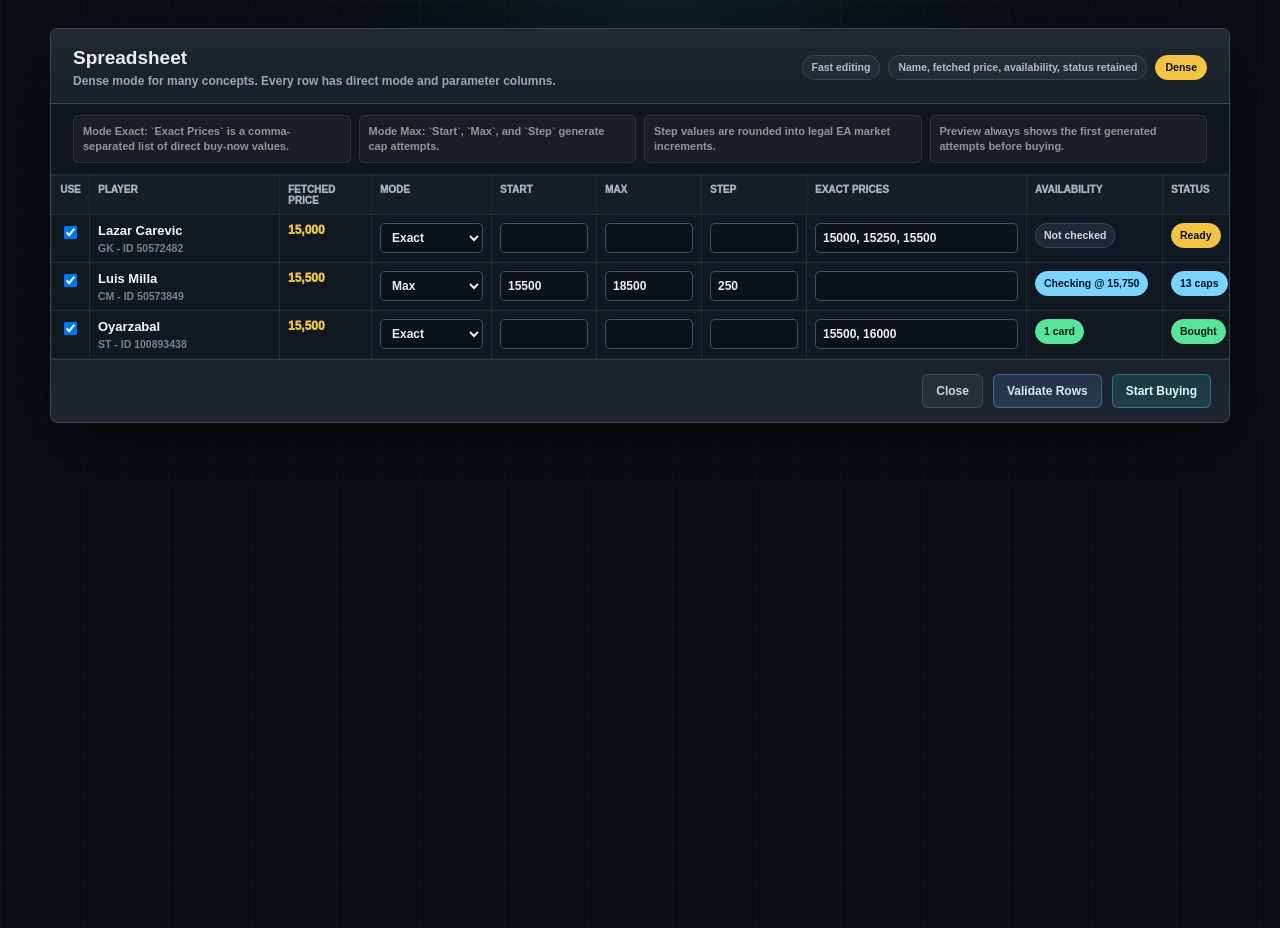
<file: prototypes/concept-buyer-modes/design-5-spreadsheet.html>
<!doctype html>
<html lang="en">
<head>
  <meta charset="utf-8">
  <meta name="viewport" content="width=device-width, initial-scale=1">
  <title>Concept Buyer Design 5 - Spreadsheet</title>
  <link rel="stylesheet" href="prototype-base.css">
  <style>
    .sheet {
      width: 100%;
      border-collapse: collapse;
      table-layout: fixed;
      font-size: 12px;
    }

    .sheet th,
    .sheet td {
      border: 1px solid rgba(148, 163, 184, 0.14);
      padding: 8px;
      vertical-align: top;
      background: #101922;
    }

    .sheet th {
      position: sticky;
      top: 0;
      z-index: 1;
      background: #151d26;
      color: rgba(203, 213, 225, 0.82);
      font-size: 10px;
      font-weight: 950;
      text-align: left;
      text-transform: uppercase;
    }

    .sheet th:nth-child(1) { width: 38px; text-align: center; }
    .sheet th:nth-child(2) { width: 190px; }
    .sheet th:nth-child(3) { width: 92px; }
    .sheet th:nth-child(4) { width: 120px; }
    .sheet th:nth-child(5) { width: 105px; }
    .sheet th:nth-child(6) { width: 105px; }
    .sheet th:nth-child(7) { width: 105px; }
    .sheet th:nth-child(8) { width: 220px; }
    .sheet th:nth-child(9) { width: 136px; }
    .sheet th:nth-child(10) { width: 118px; }

    .cell-input,
    .cell-select {
      width: 100%;
      height: 30px;
      border: 1px solid rgba(95, 121, 150, 0.62);
      border-radius: 5px;
      background: #0b121a;
      color: rgba(242, 247, 251, 0.96);
      padding: 0 7px;
      font-size: 12px;
      font-weight: 900;
    }

    .panel {
      padding: 0;
      overflow: auto;
      max-height: 590px;
    }

    .inline-help {
      display: grid;
      grid-template-columns: repeat(4, minmax(0, 1fr));
      gap: 8px;
      width: 100%;
    }

    .help-card {
      border: 1px solid rgba(148, 163, 184, 0.16);
      border-radius: 6px;
      padding: 8px 9px;
      background: rgba(255, 255, 255, 0.035);
      color: rgba(203, 213, 225, 0.66);
      font-size: 11px;
      font-weight: 800;
      line-height: 1.35;
    }

    @media (max-width: 980px) {
      .inline-help {
        grid-template-columns: 1fr;
      }
    }
  </style>
</head>
<body>
  <main class="shell">
    <section class="header">
      <div>
        <h1 class="title">Spreadsheet</h1>
        <div class="sub">Dense mode for many concepts. Every row has direct mode and parameter columns.</div>
      </div>
      <div class="summary">
        <span class="pill">Fast editing</span>
        <span class="pill">Name, fetched price, availability, status retained</span>
        <span class="pill warn">Dense</span>
      </div>
    </section>
    <section class="toolbar">
      <div class="inline-help">
        <div class="help-card">Mode Exact: `Exact Prices` is a comma-separated list of direct buy-now values.</div>
        <div class="help-card">Mode Max: `Start`, `Max`, and `Step` generate cap attempts.</div>
        <div class="help-card">Step values are rounded into legal EA market increments.</div>
        <div class="help-card">Preview always shows the first generated attempts before buying.</div>
      </div>
    </section>
    <section class="panel">
      <table class="sheet">
        <thead>
          <tr>
            <th>Use</th>
            <th>Player</th>
            <th>Fetched Price</th>
            <th>Mode</th>
            <th>Start</th>
            <th>Max</th>
            <th>Step</th>
            <th>Exact Prices</th>
            <th>Availability</th>
            <th>Status</th>
          </tr>
        </thead>
        <tbody>
          <tr>
            <td><input type="checkbox" checked></td>
            <td><div class="player"><div class="name">Lazar Carevic</div><div class="meta">GK - ID 50572482</div></div></td>
            <td class="coins">15,000</td>
            <td><select class="cell-select"><option>Exact</option><option>Max</option></select></td>
            <td><input class="cell-input" value=""></td>
            <td><input class="cell-input" value=""></td>
            <td><input class="cell-input" value=""></td>
            <td><input class="cell-input" value="15000, 15250, 15500"></td>
            <td><span class="status">Not checked</span></td>
            <td><span class="status ready">Ready</span></td>
          </tr>
          <tr>
            <td><input type="checkbox" checked></td>
            <td><div class="player"><div class="name">Luis Milla</div><div class="meta">CM - ID 50573849</div></div></td>
            <td class="coins">15,500</td>
            <td><select class="cell-select"><option>Max</option><option>Exact</option></select></td>
            <td><input class="cell-input" value="15500"></td>
            <td><input class="cell-input" value="18500"></td>
            <td><input class="cell-input" value="250"></td>
            <td><input class="cell-input" value=""></td>
            <td><span class="status buying">Checking @ 15,750</span></td>
            <td><span class="status buying">13 caps</span></td>
          </tr>
          <tr>
            <td><input type="checkbox" checked></td>
            <td><div class="player"><div class="name">Oyarzabal</div><div class="meta">ST - ID 100893438</div></div></td>
            <td class="coins">15,500</td>
            <td><select class="cell-select"><option>Exact</option><option>Max</option></select></td>
            <td><input class="cell-input" value=""></td>
            <td><input class="cell-input" value=""></td>
            <td><input class="cell-input" value=""></td>
            <td><input class="cell-input" value="15500, 16000"></td>
            <td><span class="status bought">1 card</span></td>
            <td><span class="status bought">Bought</span></td>
          </tr>
        </tbody>
      </table>
    </section>
    <section class="footer">
      <button class="btn">Close</button>
      <button class="btn primary">Validate Rows</button>
      <button class="btn success">Start Buying</button>
    </section>
  </main>
</body>
</html>
</file>
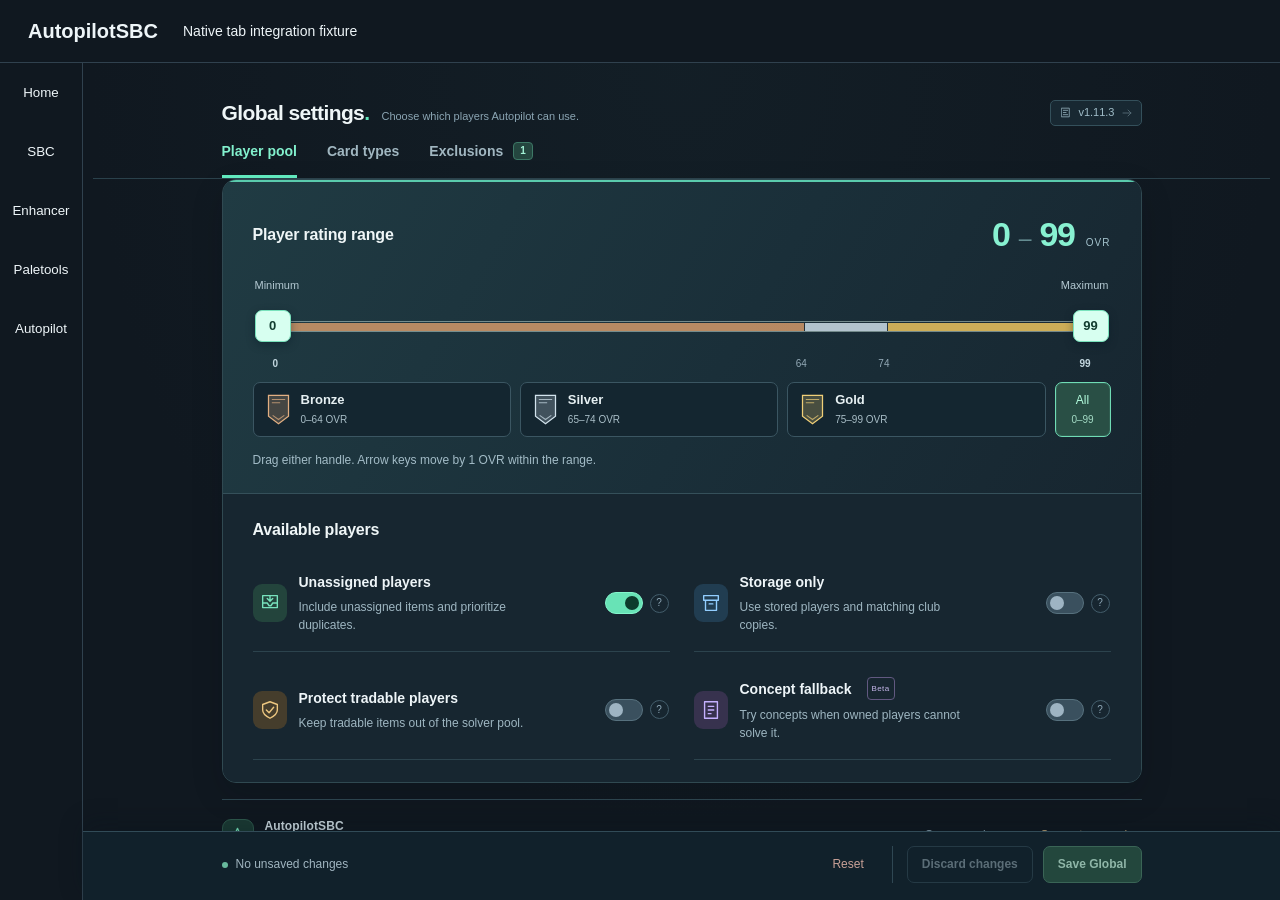
<file: tests/fixtures/autopilot-settings.html>
<!doctype html><meta charset="utf-8"><title>Autopilot native tab integration fixture</title>
<style>body{margin:0;background:#101820;color:#eef5f8;font:14px Arial}.fixture-header{height:62px;padding:0 28px;display:flex;align-items:center;gap:25px;border-bottom:1px solid #30414e}.fixture-header strong{font-size:20px}.fixture-body{display:flex;height:calc(100vh - 63px)}#fixture-tabs{width:82px;border-right:1px solid #30414e;flex-shrink:0;display:flex;flex-direction:column}#fixture-tabs button{background:none;border:0;color:inherit;padding:22px 4px;cursor:pointer}#fixture-content{position:relative;flex:1;min-width:0;min-height:0}</style>
<div class="fixture-header"><strong>AutopilotSBC</strong><span>Native tab integration fixture</span></div><div class="fixture-body"><nav id="fixture-tabs"></nav><main id="fixture-content"></main></div>
<script src="../../artifacts/autopilotsbc-tab-designs/spec.js"></script>
<script src="../../page/autopilot-settings-controls.js"></script>
<script src="../../page/autopilot-settings-tab.js"></script>
<script>
class EAView{constructor(){this._generate?.()}init(){}getRootElement(){return this._root}setEventDelegate(){}dealloc(){this.destroyGeneratedElements?.()}}
class EAViewController{getView(){if(!this.view){this.view=this._getViewInstanceFromData();this.view.init()}return this.view}getNavigationController(){return this.navigation}viewDidAppear(){}}
class UTGameFlowNavigationController extends EAViewController{initWithRootController(controller){this.root=controller;controller.navigation=this}setNavigationVisibility(){}getView(){return this.root.getView()}}
class UTTabBarItemView{init(){}setTag(t){this.tag=t}getTag(){return this.tag}setText(t){this.text=t}addClass(){}}
class UTGameTabBarController{
  initWithViewControllers(controllers){if(this.initialized)return 'already initialized';this.childViewControllers=controllers;this.initialized=true;const nav=document.getElementById('fixture-tabs');nav.innerHTML='';controllers.forEach((c,i)=>{const b=document.createElement('button');b.textContent=c.tabBarItem?.text||'Home';b.onclick=()=>this.setSelectedIndex(i);nav.append(b)});return 'native initializer return'}
  setSelectedIndex(index){const c=this.childViewControllers[index];const content=document.getElementById('fixture-content');content.innerHTML='';this.currentController=c;if(c.__autopilotSettingsNavigation){content.append(c.getView().getRootElement());c.root.viewDidAppear()}else content.textContent=c.tabBarItem.text;}
}
const fixture=window.fixture={saved:structuredClone(AutoPilotSpec.defaults),saves:[],registry:new Set(),changelogCount:0,failSave:false};
Object.assign(fixture.saved,{excludedPlayerIds:['9001'],excludedLeagueIds:[],excludedNationIds:[]});
const api=fixture.api={defaults:{...structuredClone(AutoPilotSpec.defaults),excludedPlayerIds:[],excludedLeagueIds:[],excludedNationIds:[]},version:'1.11.3',stylesheetUrl:'../../page/autopilot-settings.css',fields:AutoPilotSpec.fields,
  registry:fixture.registry,normalize:s=>structuredClone(s),load:async()=>structuredClone(fixture.saved),
  save:async s=>{if(fixture.failSave)throw Error('Fixture storage rejected save');fixture.saved=structuredClone(s);fixture.saves.push(structuredClone(s));for(const state of fixture.registry)state.sync(s)},
  catalog:async type=>type==='leagues'?[{id:'13',name:'Premier League'},{id:'16',name:'Ligue 1'},{id:'999',name:'<League & Club>'}]:[{id:'14',name:'France'},{id:'45',name:'England'}],
  iconUrl:(type,id)=>type==='leagues'?(id==='999'?'javascript:alert(1)':`https://example.test/leagues/dark/${id}.png`):type==='nations'?`https://example.test/flags/dark/${id}.png`:null,
  label:(type,id)=>({id,name:type==='players'?'Test Player':type==='leagues'?'League '+id:'Nation '+id,rating:type==='players'?84:undefined}),
  changelog:async()=>fixture.changelogCount++};
fixture.classes={EAView,EAViewController,UTGameFlowNavigationController,UTTabBarItemView,UTGameTabBarController};
AutopilotSettingsTab.installNative(api,fixture.classes);
const controllers=['Home','SBC','Enhancer','Paletools'].map((text,index)=>{const n=new UTGameFlowNavigationController();n.tabBarItem=new UTTabBarItemView();n.tabBarItem.setTag(index);n.tabBarItem.setText(text);return n});
fixture.tabs=new UTGameTabBarController();fixture.returnValue=fixture.tabs.initWithViewControllers(controllers);fixture.tabs.setSelectedIndex(4);
</script>
</file>
<file: prototypes/concept-buyer-modes/prototype-base.css>
* {
  box-sizing: border-box;
}

body {
  margin: 0;
  min-height: 100vh;
  background:
    linear-gradient(rgba(255, 255, 255, 0.018) 1px, transparent 1px),
    linear-gradient(90deg, rgba(255, 255, 255, 0.018) 1px, transparent 1px),
    radial-gradient(circle at 52% 6%, rgba(45, 212, 191, 0.09), transparent 34%),
    #090d12;
  background-size: 42px 42px, 42px 42px, auto, auto;
  color: rgba(245, 248, 252, 0.95);
  font-family: "Segoe UI", Tahoma, sans-serif;
  letter-spacing: 0;
}

button,
input,
select {
  font: inherit;
}

.shell {
  width: min(1180px, calc(100vw - 40px));
  margin: 28px auto;
  border: 1px solid rgba(148, 163, 184, 0.34);
  border-radius: 8px;
  overflow: hidden;
  background: #10161d;
  box-shadow: 0 24px 80px rgba(0, 0, 0, 0.55);
}

.header {
  display: flex;
  justify-content: space-between;
  gap: 22px;
  padding: 18px 22px 15px;
  border-bottom: 1px solid rgba(148, 163, 184, 0.2);
  background:
    linear-gradient(180deg, rgba(255, 255, 255, 0.055), rgba(255, 255, 255, 0.012)),
    #141c26;
}

.title {
  margin: 0;
  font-size: 19px;
  line-height: 1.15;
  font-weight: 900;
}

.sub {
  margin-top: 5px;
  color: rgba(203, 213, 225, 0.74);
  font-size: 12px;
  font-weight: 700;
}

.summary {
  display: flex;
  align-items: center;
  gap: 8px;
  flex-wrap: wrap;
  justify-content: flex-end;
}

.pill {
  display: inline-flex;
  align-items: center;
  min-height: 25px;
  padding: 0 9px;
  border: 1px solid rgba(148, 163, 184, 0.2);
  border-radius: 999px;
  background: rgba(255, 255, 255, 0.04);
  color: rgba(203, 213, 225, 0.86);
  font-size: 10.5px;
  font-weight: 900;
  white-space: nowrap;
}

.pill.good {
  color: #06200f;
  background: #58e49b;
  border-color: #58e49b;
}

.pill.warn {
  color: #071521;
  background: #f3c443;
  border-color: #f3c443;
}

.toolbar {
  display: flex;
  flex-wrap: wrap;
  align-items: center;
  gap: 8px;
  padding: 11px 22px;
  border-bottom: 1px solid rgba(148, 163, 184, 0.14);
  background: #10161d;
}

.btn {
  min-height: 34px;
  border: 1px solid rgba(148, 163, 184, 0.24);
  border-radius: 6px;
  padding: 0 13px;
  background: rgba(255, 255, 255, 0.05);
  color: rgba(226, 232, 240, 0.9);
  cursor: default;
  font-size: 12px;
  font-weight: 900;
}

.btn.primary {
  border-color: rgba(96, 165, 250, 0.45);
  background: rgba(96, 165, 250, 0.15);
  color: rgba(219, 234, 254, 0.98);
}

.btn.success {
  border-color: rgba(45, 212, 191, 0.45);
  background: rgba(45, 212, 191, 0.14);
  color: rgba(218, 255, 249, 0.98);
}

.btn.danger {
  border-color: rgba(248, 113, 113, 0.45);
  background: rgba(248, 113, 113, 0.12);
  color: rgba(255, 226, 226, 0.98);
}

.panel {
  padding: 16px 18px 18px;
  background: #0e141b;
}

.player {
  display: grid;
  gap: 4px;
}

.name {
  font-size: 13px;
  font-weight: 900;
  color: rgba(255, 255, 255, 0.96);
}

.meta {
  color: rgba(203, 213, 225, 0.56);
  font-size: 10.5px;
  font-weight: 700;
}

.coins {
  color: #f3c443;
  font-weight: 950;
}

.field {
  display: grid;
  gap: 4px;
}

.field label {
  color: rgba(203, 213, 225, 0.66);
  font-size: 10px;
  font-weight: 900;
  text-transform: uppercase;
}

.field input,
.field select {
  height: 34px;
  min-width: 0;
  border: 1px solid rgba(95, 121, 150, 0.62);
  border-radius: 6px;
  background: #0b121a;
  color: rgba(242, 247, 251, 0.96);
  padding: 0 9px;
  font-size: 12px;
  font-weight: 900;
}

.mode-toggle {
  display: inline-grid;
  grid-template-columns: 1fr 1fr;
  gap: 2px;
  padding: 3px;
  border: 1px solid rgba(95, 121, 150, 0.62);
  border-radius: 7px;
  background: #0b121a;
}

.mode-toggle span {
  display: inline-flex;
  align-items: center;
  justify-content: center;
  min-height: 28px;
  padding: 0 8px;
  border-radius: 5px;
  color: rgba(203, 213, 225, 0.72);
  font-size: 11px;
  font-weight: 900;
}

.mode-toggle .active {
  background: #172b3e;
  color: #c7e7ff;
}

.attempts {
  display: flex;
  gap: 6px;
  align-items: center;
  flex-wrap: wrap;
}

.chip {
  display: inline-flex;
  align-items: center;
  gap: 5px;
  min-height: 30px;
  padding: 0 8px;
  border: 1px solid rgba(95, 121, 150, 0.62);
  border-radius: 6px;
  background: #0b121a;
  color: rgba(242, 247, 251, 0.96);
  font-size: 12px;
  font-weight: 900;
}

.chip.index::before {
  content: attr(data-step);
  display: inline-flex;
  align-items: center;
  justify-content: center;
  width: 18px;
  height: 18px;
  border-radius: 4px;
  background: #111c2b;
  color: rgba(147, 197, 253, 0.95);
  font-size: 10px;
}

.status {
  display: inline-flex;
  align-items: center;
  justify-content: center;
  min-height: 25px;
  padding: 0 8px;
  border: 1px solid rgba(148, 163, 184, 0.24);
  border-radius: 999px;
  background: #202833;
  color: rgba(226, 232, 240, 0.92);
  font-size: 10.5px;
  font-weight: 900;
  white-space: nowrap;
}

.status.buying {
  color: #071521;
  background: #7bd4ff;
  border-color: #7bd4ff;
}

.status.ready {
  color: #071521;
  background: #f3c443;
  border-color: #f3c443;
}

.status.bought {
  color: #06200f;
  background: #58e49b;
  border-color: #58e49b;
}

.footer {
  display: flex;
  justify-content: flex-end;
  gap: 10px;
  padding: 14px 18px;
  border-top: 1px solid rgba(148, 163, 184, 0.16);
  background:
    linear-gradient(180deg, rgba(255, 255, 255, 0.025), rgba(255, 255, 255, 0.045)),
    #151c25;
}

.note {
  color: rgba(203, 213, 225, 0.62);
  font-size: 11px;
  font-weight: 800;
  line-height: 1.4;
}

@media (max-width: 820px) {
  .shell {
    width: calc(100vw - 18px);
    margin: 9px auto;
  }

  .header,
  .toolbar,
  .footer {
    padding-left: 12px;
    padding-right: 12px;
  }

  .header {
    flex-direction: column;
  }

  .summary {
    justify-content: flex-start;
  }
}
</file>
<file: artifacts/autopilotsbc-tab-designs/controls.css>
:root {
  color-scheme: dark;
  font: 14px/1.45 "Segoe UI", Arial, sans-serif;
  --bg: #15212a;
  --surface: #1c2b35;
  --surface-raised: #243741;
  --line: #354752;
  --text: #edf3f6;
  --muted: #a8b8c4;
  --accent: #a2ebc6;
  --accent-ink: #153d2b;
}
* { box-sizing: border-box; }
body { margin: 0; background: var(--bg); color: var(--text); }
button, input, select { font: inherit; }
button { cursor: pointer; color: inherit; }
a { color: inherit; }
button:disabled { cursor: default; opacity: .42; }
button:focus-visible, input:focus-visible, a:focus-visible, summary:focus-visible {
  outline: 2px solid var(--accent); outline-offset: 3px;
}
button, a, summary { -webkit-tap-highlight-color: transparent; }
h1, h2, h3, p { margin: 0; }
.icon { width: 20px; height: 20px; flex-shrink: 0; vertical-align: middle; }
.button {
  display: inline-flex; align-items: center; justify-content: center; gap: 9px;
  border: 1px solid var(--line); border-radius: 6px; min-height: 38px;
  padding: 9px 14px; background: var(--surface-raised); font-size: 13px;
  font-weight: 550; text-decoration: none; white-space: nowrap;
}
.button:hover:not(:disabled) { background: #2c424e; border-color: #65818a; }
.button.primary { background: var(--accent); border-color: var(--accent); color: var(--accent-ink); }
.button.primary:hover:not(:disabled) { background: #baf4d7; border-color: #baf4d7; }
.button.quiet { background: transparent; }
.button.text-button { background: none; border-color: transparent; color: var(--muted); }
.button .icon { width: 16px; height: 16px; }
.preview-strip {
  height: 28px; display: flex; align-items: center; gap: 20px;
  padding: 0 16px; background: #101820; color: #b4c0c9; font-size: 10px;
}
.preview-strip a { text-decoration: none; }
.preview-strip .prototype-label { margin-left: auto; color: #879aaa; }
.ea-shell { height: calc(100dvh - 28px); display: grid; grid-template-columns: 82px minmax(0, 1fr); }
.ea-rail { display: flex; flex-direction: column; padding: 10px 0; gap: 3px; background: #17212b; border-right: 1px solid #2d3b46; }
.ea-nav-item { display: flex; flex-direction: column; justify-content: center; align-items: center; gap: 6px; height: 60px; color: #abb7c1; font-size: 10px; flex-shrink: 0; }
.ea-nav-item .icon { width: 24px; height: 24px; }
.ea-nav-item.active { background: #233c34; color: #dbfff0; box-shadow: inset 3px 0 0 var(--accent); }
.ea-settings { margin-top: auto; }
.ea-main { min-width: 0; min-height: 0; display: flex; flex-direction: column; overflow: hidden; }
.ea-topbar { display: flex; align-items: center; justify-content: space-between; flex-shrink: 0; height: 62px; padding: 0 28px; border-bottom: 1px solid #30414e; background: #17212b; }
.ea-topbar > div:first-child { display: flex; align-items: center; gap: 16px; }
.ea-topbar strong { font-size: 20px; letter-spacing: -.4px; }
.ea-topbar > div:first-child > span:last-child { font-size: 12px; color: var(--muted); }
.top-back { font-size: 30px; }
.top-divider { height: 20px; width: 1px; background: var(--line); }
.club-id { display: grid; grid-template-columns: 1fr 24px; gap: 1px 15px; font-size: 12px; }
.club-id small { font-size: 9px; color: var(--muted); grid-column: 1; }
.club-id > span { grid-column: 1; }
.club-id .icon { grid-column: 2; grid-row: 1 / 3; align-self: center; }
#design-content { min-height: 0; flex: 1; overflow: hidden; }
.workspace { height: 100%; min-height: 0; display: flex; flex-direction: column; }
.page-scroll { overflow: auto; min-height: 0; flex: 1; padding: 25px 32px 28px; scrollbar-width: thin; scrollbar-color: #486171 transparent; }
.workspace-header { display: flex; align-items: center; justify-content: space-between; gap: 20px; max-width: 1280px; margin: 0 auto 24px; }
.workspace-header h1 { font-size: 25px; font-weight: 600; letter-spacing: -.5px; }
.workspace-header > div { display: flex; align-items: center; gap: 10px; }
.sequence-launch { background: #234033; color: #b9f3d1; border-color: #446650; }
.sequence-launch:hover:not(:disabled) { background: #2b4e3d; border-color: #69987a; }
.more-button { border: 1px solid var(--line); border-radius: 6px; width: 38px; height: 38px; background: transparent; font-size: 22px; font-weight: 700; letter-spacing: 1px; line-height: 1; }
.more-button:hover { background: var(--surface-raised); }
.workspace-tabs { display: flex; gap: 26px; max-width: 1280px; margin: 0 auto 23px; border-bottom: 1px solid var(--line); }
.workspace-tabs button { display: flex; align-items: center; gap: 10px; color: var(--muted); border: 0; border-bottom: 3px solid transparent; padding: 10px 0 13px; background: transparent; font-size: 14px; }
.workspace-tabs button.active { color: var(--text); border-bottom-color: var(--accent); }
.nav-count { font-size: 10px; border: 1px solid var(--line); border-radius: 4px; padding: 1px 6px; color: var(--muted); }
.settings-pair { display: grid; grid-template-columns: repeat(2, minmax(0, 1fr)); gap: 25px; max-width: 1280px; margin: auto; align-items: start; }
.settings-panel { background: var(--surface); border: 1px solid var(--line); border-radius: 10px; padding: 22px 25px; }
.settings-panel > h2, .flat-pair > section > h2 { font-size: 16px; font-weight: 550; margin-bottom: 25px; }
.optional-rule { border-top: 1px solid var(--line); margin-top: 15px; padding-top: 12px; }
.rule-divider { display: none; }
.rating-editor { margin: 0 0 25px; }
.rating-heading { display: flex; align-items: center; justify-content: space-between; gap: 15px; margin-bottom: 11px; }
.rating-heading strong { font-size: 14px; font-weight: 500; }
.rating-heading output { display: flex; align-items: baseline; gap: 6px; font-size: 22px; font-weight: 600; color: var(--accent); font-variant-numeric: tabular-nums; white-space: nowrap; }
.rating-heading output > span { color: var(--muted); font-size: 15px; font-weight: 400; }
.rating-heading output > small { font-size: 10px; color: var(--muted); font-weight: 400; margin-left: 3px; }
.rating-control { padding: 0 22px; touch-action: none; }
.rating-scale { height: 48px; position: relative; cursor: pointer; touch-action: none; }
.rating-quality { position: absolute; top: 21px; height: 6px; pointer-events: none; }
.bronze-band { background: #79604b; left: 0; width: 65.15%; border-radius: 5px 0 0 5px; }
.silver-band { background: #788995; left: 65.15%; width: 10.1%; }
.gold-band { background: #a38d4f; left: 75.25%; right: 0; border-radius: 0 5px 5px 0; }
.rating-selection { position: absolute; left: var(--low); width: calc(var(--high) - var(--low)); top: 21px; height: 6px; background: var(--accent); pointer-events: none; border-radius: 5px; }
.rating-handle { position: absolute; height: 44px; width: 44px; border: 0; background: transparent; padding: 0; top: 2px; transform: translateX(-50%); cursor: ew-resize; z-index: 2; touch-action: none; }
.rating-handle > span { display: block; width: 19px; height: 24px; margin: auto; background: #e5f6ed; border: 2px solid #6ea88b; border-radius: 5px; box-shadow: 0 2px 5px #0007; }
.rating-handle > span:after { content: ''; display: block; width: 3px; height: 9px; border-left: 1px solid #5d8170; border-right: 1px solid #5d8170; margin: 5px auto 0; }
.rating-handle:hover > span, .rating-handle:focus-visible > span { background: white; border-color: var(--accent); }
.rating-handle:focus-visible { outline: 0; z-index: 4; }
.rating-handle:focus-visible > span { outline: 2px solid var(--accent); outline-offset: 4px; }
.low-handle { left: var(--low); }
.high-handle { left: var(--high); }
.handles-close .low-handle { top: -8px; }
.handles-close .high-handle { top: 12px; }
.rating-ticks { position: relative; margin: -1px 22px 0; height: 17px; color: #91a5b4; font-size: 10px; font-variant-numeric: tabular-nums; }
.rating-ticks span { position: absolute; transform: translateX(-50%); }
.rating-ticks span:first-child { left: 0; }
.rating-ticks span:last-child { left: 100%; }
.rating-legend { display: flex; justify-content: space-between; gap: 14px; margin-top: 13px; font-size: 11px; color: var(--muted); }
.rating-legend span { display: flex; align-items: center; gap: 6px; white-space: nowrap; }
.rating-legend i { width: 6px; height: 6px; border-radius: 50%; }
.bronze-dot { background: #b58d6c; }.silver-dot { background: #c2cdd4; }.gold-dot { background: #d2b264; }
.rating-context { margin-top: 13px; font-size: 10px; color: #8fa3b1; }
.bucket-editor { border: 0; padding: 0; margin: 0 0 22px; min-width: 0; }
.bucket-editor legend { display: flex; align-items: center; justify-content: space-between; gap: 12px; padding: 0; width: 100%; font-size: 14px; margin-bottom: 17px; }
.bucket-editor legend > span:last-child { font-size: 11px; color: var(--muted); }
.card-matrix { display: grid; grid-template-columns: 60px repeat(3, minmax(0, 1fr)); gap: 9px; align-items: center; }
.quality-title { display: flex; align-items: center; justify-content: center; gap: 7px; font-size: 12px; padding-bottom: 4px; }
.quality-symbol { height: 15px; width: 11px; clip-path: polygon(0 0, 100% 0, 100% 75%, 50% 100%, 0 75%); }
.bronze .quality-symbol { background: #c39776; }.silver .quality-symbol { background: #c9d2d7; }.gold .quality-symbol { background: #dfc477; }
.rarity-title { color: var(--muted); font-size: 12px; }
.card-cell { height: 50px; position: relative; display: grid; place-items: center; border: 1px solid var(--line); border-radius: 7px; cursor: pointer; background: #14212b; }
.card-cell input { position: absolute; inset: 0; opacity: 0; width: 100%; height: 100%; margin: 0; cursor: pointer; }
.card-cell-check { width: 22px; height: 22px; border-radius: 5px; border: 1px solid #657a87; display: grid; place-items: center; pointer-events: none; }
.card-cell-check .icon { width: 16px; height: 16px; opacity: 0; }
.card-cell:has(input:checked) .card-cell-check { border-color: transparent; background: var(--accent); color: var(--accent-ink); }
.card-cell:has(input:checked) .icon { opacity: 1; }
.card-cell.bronze:has(input:checked) { background: #40362f; border-color: #776350; }
.card-cell.silver:has(input:checked) { background: #33404a; border-color: #687c88; }
.card-cell.gold:has(input:checked) { background: #403c2c; border-color: #82744d; }
.card-cell:hover { filter: brightness(1.17); }
.card-cell:has(input:focus-visible) { outline: 2px solid var(--accent); outline-offset: 3px; }
.card-cell:has(input:disabled) { cursor: default; }
.card-cell input:disabled { cursor: default; }
.bucket-limit { font-size: 11px; color: var(--muted); margin-top: 10px; }
.setting-row { display: grid; grid-template-columns: minmax(0, 1fr) 25px; gap: 0 12px; align-items: center; padding: 12px 0; min-height: 51px; border-bottom: 1px solid #334650; }
.setting-row:last-child { border-bottom: 0; }
.setting-toggle { display: flex; align-items: center; justify-content: space-between; gap: 18px; cursor: pointer; min-width: 0; }
.setting-name { display: inline-flex; gap: 8px; align-items: center; flex-wrap: wrap; font-size: 14px; font-weight: 500; line-height: 1.45; }
.beta-mark { color: var(--muted); border: 1px solid #546971; padding: 0 5px; border-radius: 4px; font-size: 11px; line-height: 17px; font-weight: 400; }
.switch { position: relative; display: block; width: 39px; height: 22px; flex-shrink: 0; }
.switch input { position: absolute; inset: 0; opacity: 0; width: 100%; height: 100%; margin: 0; z-index: 2; cursor: pointer; }
.switch-track { position: absolute; inset: 0; background: #4a5d6d; border-radius: 20px; }
.switch-track:before { content: ''; position: absolute; top: 3px; left: 3px; height: 16px; width: 16px; border-radius: 50%; background: #c8d4dd; }
.switch input:checked + .switch-track { background: var(--accent); }
.switch input:checked + .switch-track:before { transform: translateX(17px); background: var(--accent-ink); }
.switch:has(input:focus-visible) { outline: 2px solid var(--accent); outline-offset: 4px; border-radius: 20px; }
.field-help { width: 24px; height: 24px; font-size: 11px; border: 1px solid #657983; color: #b2c4cf; background: transparent; border-radius: 50%; opacity: .45; padding: 0; }
.field-help:hover, .field-help[aria-expanded=true], .setting-row:focus-within .field-help { opacity: 1; }
.field-description { grid-column: 1 / -1; margin-top: 10px; font-size: 12px; line-height: 1.6; color: var(--muted); padding-right: 40px; }
.field-description[hidden] { display: none; }
.savebar { min-height: 66px; flex-shrink: 0; display: flex; align-items: center; justify-content: space-between; gap: 16px; padding: 13px 30px; border-top: 1px solid var(--line); background: #172731; }
.save-state { position: relative; padding-left: 14px; font-size: 12px; color: var(--muted); }
.save-dot { width: 6px; height: 6px; border-radius: 50%; background: #90c9aa; position: absolute; top: 6px; left: 0; }
.save-dot.dirty { background: #f0c06c; }
.save-actions { display: flex; gap: 10px; }
.save-actions .button { font-size: 12px; min-height: 37px; }
.sidebar-design { display: grid; grid-template-columns: 210px minmax(0, 1fr); }
.category-rail { display: flex; flex-direction: column; padding: 24px 13px; border-right: 1px solid var(--line); background: #1a2a34; }
.category-brand { display: flex; align-items: center; gap: 10px; padding: 0 10px 28px; font-size: 14px; font-weight: 550; }
.category-brand .icon { color: var(--accent); width: 25px; height: 25px; }
.category-rail nav { display: flex; flex-direction: column; gap: 7px; }
.category-rail nav button { display: flex; align-items: center; gap: 12px; padding: 13px 12px; border: 1px solid transparent; border-radius: 7px; font-size: 14px; color: var(--muted); background: transparent; text-align: left; }
.category-rail nav button .icon { width: 19px; height: 19px; }
.category-rail nav button.active { background: #2c4339; border-color: #415d4e; color: #d8ffea; }
.category-rail nav button:hover { background: #293f48; }
.category-rail .nav-count { margin-left: auto; }
.category-version { margin-top: auto; padding: 25px 10px 0; color: #8fa4b2; font-size: 10px; }
.category-content { min-height: 0; min-width: 0; display: flex; flex-direction: column; }
.category-content > .page-scroll { padding: 25px 32px; }
.category-form { max-width: 880px; background: #1d303b; border: 1px solid var(--line); border-radius: 10px; padding: 24px 28px; }
.category-form > h2 { font-size: 17px; font-weight: 550; margin-bottom: 27px; }
.category-form .rating-editor { max-width: 760px; }
.category-form .setting-row { min-height: 59px; }
.category-form .setting-name { font-size: 15px; }
.category-form .card-matrix { max-width: 640px; }
.flat-design { background: #172127; }
.flat-pair > section { padding: 8px 0 0; }
.flat-pair > section > h2 { border-bottom: 2px solid #3b4d56; padding-bottom: 16px; margin-bottom: 23px; }
.flat-pair { gap: 40px; }
.flat-design .setting-row { min-height: 47px; padding: 10px 0; }
.flat-design .card-cell { border-radius: 4px; height: 44px; }
.flat-design .rating-context { display: none; }
.flat-design .savebar { background: #1d2c35; }
.disclosure-groups { max-width: 1100px; margin: auto; display: flex; flex-direction: column; gap: 12px; }
.settings-disclosure { background: var(--surface); border: 1px solid var(--line); border-radius: 9px; overflow: hidden; }
.settings-disclosure summary { display: flex; align-items: center; gap: 13px; padding: 17px 22px; cursor: pointer; list-style: none; }
.settings-disclosure summary::-webkit-details-marker { display: none; }
.settings-disclosure summary > .icon { color: var(--accent); width: 21px; height: 21px; }
.settings-disclosure summary strong { font-size: 15px; font-weight: 550; }
.disclosure-sign { margin-left: auto; color: #a7bdc7; font-size: 22px; line-height: 1; }
.settings-disclosure[open] .disclosure-sign { font-size: 0; }
.settings-disclosure[open] .disclosure-sign:after { content: '−'; font-size: 22px; }
.settings-disclosure[open] summary { background: #293b45; border-bottom: 1px solid var(--line); }
.disclosure-body { padding: 22px 27px; }
.disclosure-body .rating-editor { max-width: 840px; }
.disclosure-body .card-matrix { max-width: 800px; }
.disclosure-body .setting-row { min-height: 51px; }
.split-grid { display: grid; grid-template-columns: minmax(0, .92fr) minmax(0, 1.08fr); gap: 35px; max-width: 1250px; margin: auto; align-items: start; }
.selection-panel { background: #1a2d38; padding: 23px 27px; border: 1px solid #39535f; border-radius: 10px; }
.selection-panel > h2 { font-size: 16px; font-weight: 550; margin-bottom: 27px; }
.selection-panel .rating-editor { padding-bottom: 25px; border-bottom: 1px solid var(--line); margin-bottom: 24px; }
.selection-panel .bucket-editor { margin-bottom: 0; }
.rules-panel > h2 { font-size: 13px; font-weight: 550; color: #bdd0da; padding-bottom: 10px; margin-top: 9px; }
.rules-panel > h2:not(:first-child) { margin-top: 22px; }
.split-design .setting-row { min-height: 49px; }
.split-design .optional-rule { margin-top: 18px; }
.exclusions-panel { max-width: 1100px; margin: auto; background: var(--surface); border: 1px solid var(--line); border-radius: 10px; padding: 23px 26px; }
.exclusion-heading { display: flex; align-items: center; justify-content: space-between; gap: 20px; margin-bottom: 20px; }
.exclusion-heading h3 { font-size: 16px; font-weight: 550; }
.setting-help { display: block; font-size: 12px; color: var(--muted); margin-top: 6px; }
.exclusion-heading .button { font-size: 11px; padding: 8px 0; }
.segmented { display: flex; gap: 25px; border-bottom: 1px solid var(--line); margin-bottom: 18px; }
.segmented button { display: flex; align-items: center; gap: 9px; background: transparent; border: 0; border-bottom: 2px solid transparent; color: var(--muted); font-size: 13px; padding: 10px 0 12px; }
.segmented button[aria-selected=true] { border-color: var(--accent); color: var(--text); }
.segmented button span { font-size: 10px; border-radius: 4px; padding: 1px 5px; background: #2b414d; }
.search-field { display: flex; align-items: center; gap: 10px; border: 1px solid #486370; padding: 10px 12px; border-radius: 6px; background: #14252f; }
.search-field .icon { width: 17px; height: 17px; color: var(--muted); }
.search-field input { border: 0; background: none; outline: 0; color: var(--text); width: 100%; min-width: 0; font-size: 13px; }
.search-field:focus-within { outline: 2px solid var(--accent); outline-offset: 2px; }
.selected-exclusions { display: flex; flex-wrap: wrap; gap: 7px; margin: 14px 0; }
.caption { color: var(--muted); font-size: 12px; line-height: 1.55; }
.chip { display: flex; align-items: center; gap: 10px; background: #30473d; border: 1px solid #557662; padding: 6px 10px; border-radius: 5px; font-size: 12px; }
.exclusion-results { max-height: 300px; overflow: auto; border: 1px solid var(--line); border-radius: 6px; padding: 0 14px; scrollbar-width: thin; }
.exclusion-item { display: flex; align-items: center; justify-content: space-between; gap: 20px; cursor: pointer; border-bottom: 1px solid #344751; min-height: 43px; font-size: 13px; }
.exclusion-item:last-child { border-bottom: 0; }
.exclusion-item input { width: 17px; height: 17px; accent-color: var(--accent); cursor: pointer; }
.exclusion-list-count { font-size: 11px; color: var(--muted); padding-top: 11px; }
.exclusion-caveat { margin-top: 18px; font-size: 11px; }
.empty-state { padding: 25px 20px; text-align: center; color: var(--muted); }
.empty-state .icon { width: 28px; height: 28px; margin-bottom: 10px; }
.empty-state h3 { color: var(--text); font-size: 15px; margin-bottom: 7px; }
.empty-state p { font-size: 12px; line-height: 1.6; }
dialog { width: min(640px, calc(100vw - 32px)); max-height: calc(100dvh - 40px); overflow: auto; color: var(--text); background: #20313c; border: 1px solid #5b7381; border-radius: 11px; padding: 25px; box-shadow: 0 20px 80px #0008; }
dialog::backdrop { background: #08121acc; }
.modal-header { display: flex; align-items: center; justify-content: space-between; gap: 20px; margin-bottom: 22px; }
.modal-header h2 { font-size: 21px; font-weight: 550; }
.icon-button { display: grid; place-items: center; width: 32px; height: 32px; border: 1px solid var(--line); border-radius: 5px; background: transparent; }
#modal-body > p { margin-bottom: 16px; font-size: 14px; line-height: 1.6; }
.modal-actions { display: flex; justify-content: flex-end; flex-wrap: wrap; gap: 10px; margin-top: 24px; }
.menu-dialog { max-width: 330px; padding: 20px; }
.menu-dialog .modal-header h2 { font-size: 17px; }
.action-menu { display: flex; flex-direction: column; gap: 5px; }
.action-menu .button, .action-menu a { justify-content: flex-start; width: 100%; border: 0; text-align: left; font-size: 13px; padding: 10px 12px; border-radius: 5px; text-decoration: none; }
.action-menu a:hover { background: #2c424e; }
.action-menu hr { width: 100%; border: 0; border-top: 1px solid var(--line); margin: 9px 0; }
.search-result { width: 100%; display: flex; align-items: center; justify-content: space-between; gap: 20px; padding: 14px 10px; border: 0; border-bottom: 1px solid var(--line); background: transparent; text-align: left; font-size: 14px; }
.search-result small { display: block; color: var(--muted); margin-top: 5px; font-size: 11px; }
#setting-results { margin-top: 17px; }
.prototype-note { font-size: 12px; color: var(--muted); padding: 12px 15px; background: #172732; border-radius: 5px; margin-bottom: 20px; }
.local-tabs { display: flex; gap: 20px; border-bottom: 1px solid var(--line); margin-bottom: 24px; }
.local-tabs button { border: 0; border-bottom: 2px solid transparent; color: var(--muted); background: none; padding: 11px 0; }
.local-tabs button.active { color: var(--text); border-bottom-color: var(--accent); }
.demo-steps { margin-top: 22px; }
.demo-steps > div { display: flex; align-items: center; gap: 14px; padding: 14px 0; border-bottom: 1px solid var(--line); }
.demo-steps > div > span:first-of-type { flex: 1; }
.demo-steps small { display: block; color: var(--muted); font-size: 11px; margin-top: 6px; }
.tag { font-size: 10px; border: 1px solid var(--line); color: var(--muted); border-radius: 4px; padding: 3px 6px; }
.dialog-field { display: flex; align-items: center; justify-content: space-between; gap: 15px; margin: 20px 0; font-size: 13px; }
.dialog-field select { padding: 8px 12px; border: 1px solid #526d7a; border-radius: 5px; background: #172732; }
.release-entry { margin-bottom: 14px; padding-bottom: 14px; border-bottom: 1px solid var(--line); }
.release-entry summary { display: flex; align-items: center; gap: 12px; cursor: pointer; }
.release-entry time { font-size: 11px; color: var(--muted); margin-left: auto; }
.release-entry p, .release-entry li { font-size: 13px; line-height: 1.6; color: var(--muted); margin-top: 13px; }
.scope-chain { padding-left: 20px; }
.scope-chain li { margin-bottom: 15px; }
.scope-chain span { display: block; color: var(--muted); font-size: 12px; margin-top: 5px; }
#toast { position: fixed; bottom: 86px; left: 50%; transform: translateX(-50%); background: #d8f8e6; color: #183e2b; padding: 12px 18px; border-radius: 7px; box-shadow: 0 4px 20px #0007; font-size: 12px; display: none; z-index: 20; }
#toast.show { display: block; }
@media(min-width:1500px) { .page-scroll { padding: 30px 45px; } .settings-panel { padding: 25px 29px; } }
@media(max-width:1100px) {
  .page-scroll { padding: 23px 25px; }
  .settings-pair { gap: 21px; }
  .settings-panel { padding: 22px; }
  .card-matrix { grid-template-columns: 47px repeat(3, minmax(0, 1fr)); gap: 7px; }
  .quality-title { font-size: 11px; gap: 5px; }
  .rarity-title { font-size: 11px; }
  .sidebar-design { grid-template-columns: 185px minmax(0, 1fr); }
  .category-rail nav button { font-size: 13px; padding: 12px 9px; gap: 9px; }
  .category-brand { font-size: 12px; gap: 7px; padding-left: 5px; }
  .category-content > .page-scroll { padding: 23px 25px; }
  .category-form { padding: 23px; }
  .split-grid { gap: 26px; }
  .selection-panel { padding: 23px; }
  .workspace-header h1 { font-size: 24px; }
}
@media(max-width:850px) {
  .ea-shell { grid-template-columns: 65px minmax(0, 1fr); }
  .ea-nav-item { font-size: 9px; height: 58px; }
  .ea-nav-item .icon { width: 22px; height: 22px; }
  .club-id, .top-divider, .ea-topbar > div:first-child > span:last-child { display: none; }
  .ea-topbar { height: 56px; padding: 0 22px; }
  .ea-topbar strong { font-size: 18px; }
  .settings-pair, .split-grid { grid-template-columns: 1fr; gap: 22px; }
  .workspace-header h1 { font-size: 23px; }
  .sequence-launch { padding: 8px 11px; font-size: 12px; }
  .sequence-launch .icon { display: none; }
  .flat-pair { gap: 28px; }
  .sidebar-design { display: flex; flex-direction: column; }
  .category-rail { padding: 8px 20px; border-right: 0; border-bottom: 1px solid var(--line); flex-shrink: 0; }
  .category-brand, .category-version { display: none; }
  .category-rail nav { flex-direction: row; gap: 8px; }
  .category-rail nav button { padding: 9px 11px; font-size: 12px; min-height: 39px; }
  .category-rail nav button .icon { display: none; }
  .category-content { flex: 1; }
  .category-form .setting-name { font-size: 14px; }
  .savebar { padding: 12px 22px; }
  .save-state { font-size: 11px; }
  .save-actions .button { font-size: 11px; padding: 8px 11px; }
}
@media(max-width:530px) {
  .preview-strip { padding: 0 10px; font-size: 9px; gap: 12px; }
  .prototype-label { display: none; }
  .ea-shell { grid-template-columns: 53px minmax(0, 1fr); }
  .ea-nav-item { height: 53px; font-size: 8px; gap: 5px; }
  .ea-nav-item .icon { width: 19px; height: 19px; }
  .ea-topbar { height: 50px; padding: 0 15px; }
  .ea-topbar > div:first-child { gap: 12px; }
  .ea-topbar strong { font-size: 16px; }
  .page-scroll, .category-content > .page-scroll { padding: 21px 16px; }
  .workspace-header { flex-wrap: wrap; gap: 13px; margin-bottom: 22px; }
  .workspace-header h1 { font-size: 23px; }
  .workspace-header > div { margin-left: auto; gap: 8px; }
  .sequence-launch { font-size: 11px; min-height: 34px; padding: 8px 11px; }
  .more-button { width: 34px; height: 34px; }
  .workspace-tabs { gap: 24px; margin-bottom: 21px; }
  .workspace-tabs button { font-size: 12px; gap: 8px; }
  .settings-panel, .selection-panel { padding: 21px 18px; }
  .settings-panel > h2, .selection-panel > h2 { font-size: 16px; margin-bottom: 24px; }
  .rating-heading strong { font-size: 13px; }
  .rating-heading output { font-size: 20px; gap: 5px; }
  .rating-heading output small { font-size: 9px; margin-left: 1px; }
  .rating-legend { font-size: 10px; gap: 9px; margin-top: 13px; }
  .rating-legend span { gap: 5px; }
  .rating-context { font-size: 10px; line-height: 1.5; }
  .card-matrix { grid-template-columns: 43px repeat(3, minmax(0, 1fr)); gap: 7px; }
  .quality-title { font-size: 10px; gap: 4px; }
  .quality-symbol { width: 8px; height: 12px; }
  .rarity-title { font-size: 10px; }
  .card-cell { height: 47px; }
  .bucket-editor legend { font-size: 13px; }
  .bucket-editor legend span:last-child { font-size: 10px; }
  .setting-name { font-size: 13px; }
  .setting-row { gap: 0 9px; min-height: 56px; padding: 13px 0; }
  .setting-toggle { gap: 11px; }
  .switch { width: 35px; height: 21px; }
  .switch-track:before { height: 15px; width: 15px; }
  .switch input:checked + .switch-track:before { transform: translateX(14px); }
  .field-description { font-size: 12px; padding-right: 0; }
  .field-help { width: 23px; height: 23px; }
  .savebar { padding: 12px 13px; gap: 9px; flex-wrap: wrap; min-height: 85px; }
  .save-state { width: 100%; font-size: 11px; }
  .save-actions { margin-left: auto; gap: 9px; }
  .save-actions .button { min-height: 33px; font-size: 11px; padding: 7px 10px; }
  .category-rail { padding: 8px 16px; }
  .category-rail nav { justify-content: space-between; gap: 7px; }
  .category-rail nav button { padding: 8px 7px; font-size: 10px; gap: 5px; }
  .category-rail .nav-count { font-size: 9px; padding: 1px 4px; margin-left: 0; }
  .category-form { padding: 21px 18px; }
  .category-form .setting-name { font-size: 13px; }
  .category-form .setting-row { min-height: 58px; }
  .settings-disclosure summary { padding: 17px 18px; gap: 11px; }
  .settings-disclosure summary strong { font-size: 14px; }
  .disclosure-body { padding: 22px 18px; }
  .flat-pair { gap: 25px; }
  .flat-design .setting-row { min-height: 56px; }
  .rules-panel > h2 { font-size: 12px; }
  .split-design .setting-row { min-height: 55px; }
  .exclusions-panel { padding: 22px 18px; }
  .exclusion-heading { flex-wrap: wrap; gap: 12px; }
  .exclusion-heading h3 { font-size: 14px; }
  .segmented { gap: 19px; }
  .segmented button { font-size: 12px; gap: 6px; }
  .exclusion-item { font-size: 12px; min-height: 44px; }
  .caption { font-size: 11px; }
  dialog { padding: 22px 18px; }
  .modal-header h2 { font-size: 19px; }
  .dialog-field { flex-wrap: wrap; }
  .release-entry summary { flex-wrap: wrap; gap: 9px; }
  .release-entry time { margin-left: 0; }
  #toast { width: calc(100vw - 30px); text-align: center; bottom: 103px; font-size: 11px; }
}
@media(prefers-reduced-motion:reduce) { * { scroll-behavior: auto !important; } }
</file>
<file: artifacts/autopilotsbc-tab-designs/tab-refinement.css>
/* One content axis for headings, top tabs, controls and save actions. */
.workspace{--content-width:1000px;display:flex;flex-direction:column;min-height:0;height:100%}
.page-scroll{padding:30px 32px 36px;overflow-y:auto;min-height:0;flex:1}
.content-frame{width:100%;max-width:var(--content-width);margin-inline:auto}
.workspace-header{width:100%;max-width:none;margin:0 0 24px;align-items:center}
.workspace-header h1{font-size:25px}
.workspace-header>div{display:block;margin-left:0}
.workspace-header p{color:var(--muted);font-size:12px;margin-top:5px}
.workspace-tabs{max-width:none;margin:0 0 28px;gap:30px;position:sticky;top:0;z-index:6;background:var(--bg)}
.workspace-tabs button{font-size:14px;padding:12px 0;white-space:nowrap}
.tab-pair{display:grid;grid-template-columns:repeat(2,minmax(0,1fr));gap:24px;align-items:start}
.settings-panel{padding:24px;border-radius:8px;min-width:0}
.settings-panel>h2{font-size:15px;font-weight:600;margin:0 0 25px}
.range-panel .rating-heading strong{font-weight:500;font-size:14px;color:var(--text)}
.rating-editor{margin-bottom:0}
.setting-row{min-height:58px}
.setting-list>.setting-row:first-child{padding-top:0}
.optional-rule{margin-top:8px;padding-top:10px}
.savebar{padding:16px max(32px,calc((100% - var(--content-width))/2));min-height:72px}
.rating-footer{display:flex;align-items:center;justify-content:space-between;gap:12px;margin-top:18px;position:relative}
.rating-context{margin:0;max-width:220px;font-size:11px}
.preset-button{border:1px solid var(--line);color:var(--text);background:transparent;border-radius:5px;font-size:11px;padding:7px 10px;white-space:nowrap}
.preset-button:hover,.preset-button[aria-expanded=true]{background:var(--surface-raised);border-color:#6b848c}
.preset-list{position:absolute;right:0;top:calc(100% + 8px);width:200px;z-index:8;border:1px solid #57717d;border-radius:7px;padding:5px;background:#1b2c37;box-shadow:0 8px 24px #0005}
.preset-list[hidden]{display:none}
.preset-list button{display:flex;justify-content:space-between;align-items:center;width:100%;border:0;background:transparent;border-radius:4px;padding:10px;color:var(--text);font-size:12px;text-align:left}
.preset-list button:hover,.preset-list button:focus-visible{background:#314751}
.preset-list button small{font-size:11px;color:var(--muted)}
.rating-scale{height:52px}
.rating-handle{top:4px}.rating-quality,.rating-selection{top:23px}
.rating-legend{font-size:11px}
.configuration-line{color:var(--muted);font-size:12px;margin:-10px 0 24px}
.configuration-line strong{color:var(--text);font-weight:500}
.revision-guided .tab-pair{display:block;background:var(--surface);border:1px solid var(--line);border-radius:8px;padding:28px}
.revision-guided .settings-panel{background:none;border:0;padding:0}
.revision-guided{--content-width:820px}
.revision-guided .range-panel,.revision-guided .matrix-panel{max-width:none;margin-inline:0}
.revision-guided .options-panel{margin-top:32px;padding-top:26px;border-top:1px solid var(--line)}
.revision-guided .options-panel{display:grid;grid-template-columns:repeat(2,minmax(0,1fr));gap:0 32px}
.revision-guided .options-panel>h2{grid-column:1/-1}
.revision-guided .options-panel .setting-list,.revision-guided .optional-rule{display:contents}
.revision-guided .setting-list>.setting-row:first-child{padding-top:12px}
.revision-inspector{--content-width:760px}
.revision-inspector .tab-pair{display:block}
.revision-inspector .settings-panel{background:none;border:0;border-radius:0;padding:0}
.revision-inspector .range-panel,.revision-inspector .matrix-panel{margin-bottom:30px;padding-bottom:28px;border-bottom:1px solid var(--line)}
.revision-inspector .range-panel .rating-editor{max-width:none;margin-inline:0}
.revision-inspector .settings-panel>h2{margin-bottom:20px}
.revision-inspector .setting-row{min-height:52px}
.revision-editorial{--content-width:960px}
.revision-editorial .settings-panel{border:0;border-top:2px solid #4c6571;background:#192933;border-radius:0;padding:24px}
.revision-editorial .settings-panel>h2{color:var(--accent)}
.revision-builder .card-cell{height:73px;border-radius:5px 5px 16px 16px}
.revision-builder .card-cell:before{content:'';position:absolute;width:25px;height:34px;clip-path:polygon(0 0,100% 0,100% 78%,50% 100%,0 78%);background:currentColor;opacity:.12;pointer-events:none}
.revision-builder .card-cell-check{z-index:1}
.revision-builder .card-cell.bronze{color:#cfaa8a}.revision-builder .card-cell.silver{color:#ced9df}.revision-builder .card-cell.gold{color:#dfc577}
.revision-builder .rarity-title{font-size:12px}
.exclusions-panel{max-width:none;margin:0}
.exclusions-panel>h2{display:none}
.exclusion-heading h3{font-size:16px}
@media(min-width:1700px){.page-scroll{padding-top:44px}}
@media(max-width:900px){.tab-pair{grid-template-columns:1fr}.settings-panel{padding:24px}.revision-guided .tab-pair{padding:24px}.revision-guided .options-panel{grid-template-columns:1fr}.rating-editor{max-width:none}.tab-pair{gap:20px}}
@media(max-width:600px){
 .page-scroll{padding:22px 16px 28px}.workspace-header{margin-bottom:20px}.workspace-header h1{font-size:22px}.workspace-header p{font-size:11px}.workspace-tabs{gap:0;justify-content:space-between;margin-bottom:22px}.workspace-tabs button{font-size:12px;padding:11px 0;gap:5px}.settings-panel{padding:20px 16px}.settings-panel>h2{margin-bottom:22px}.tab-pair{gap:18px}.rating-heading output{font-size:22px}.range-panel .rating-heading strong{font-size:13px}.rating-legend{font-size:10px;gap:8px}.rating-footer{align-items:flex-start;gap:8px}.rating-context{font-size:10px;max-width:145px}.preset-button{font-size:10px;padding:6px 8px}.savebar{padding:12px 16px;min-height:85px}.save-actions{margin-left:auto}.revision-guided .tab-pair{padding:20px 16px}.revision-guided .options-panel{margin-top:26px;padding-top:22px}.configuration-line{font-size:11px;line-height:1.6}.revision-editorial .settings-panel{padding:20px 16px}.revision-builder .card-cell{height:60px}.more-button{width:34px;height:34px;flex-shrink:0}
}
</file>
<file: artifacts/autopilotsbc-tab-designs/selected.css>
body[data-design=guided]{--rail-width:82px;--page-gutters:56px;--frame-width:min(920px,calc(100vw - var(--rail-width) - var(--page-gutters)));--selection:#263f38;--selection-line:#739f8a}
.selected-workspace{--content-width:920px}
.selected-workspace .workspace-head{border-bottom:1px solid #354752;background:var(--bg);padding-top:12px;padding-bottom:0;position:relative}
.selected-workspace .workspace-head:after{content:'';position:absolute;left:0;right:0;top:100%;height:0}
.selected-workspace .head-frame,.selected-workspace .content-frame,.selected-save-frame{width:var(--frame-width);max-width:none;margin-inline:auto}
.selected-workspace .head-top{display:flex;align-items:center;justify-content:space-between;gap:16px}
.selected-workspace .workspace-title{margin:0;font-size:24px;letter-spacing:-.6px;font-weight:650;line-height:1.15;display:flex;align-items:baseline;gap:12px;flex-wrap:wrap}
.selected-workspace .workspace-subtitle{font-size:12px;letter-spacing:0;font-weight:400;color:#8ba5b3;line-height:1.4}
.version-label{font-size:11px;font-variant-numeric:tabular-nums;color:#9caeb9;padding:4px 8px;border:1px solid #384a55;border-radius:5px}
button.version-label{display:inline-flex;align-items:center;gap:6px;cursor:pointer;background:#182832;font-family:inherit}
button.version-label .icon{width:13px;height:13px;opacity:.85}
button.version-label .version-arrow{width:12px;height:12px;opacity:.5;transition:transform .15s,opacity .15s}
button.version-label:hover .version-arrow{opacity:1;transform:translateX(2px)}
button.version-label:hover{border-color:#5d8492;background:#1f3b46;color:#dcf7ee}
.selected-workspace .head-bar{display:flex;align-items:flex-end;gap:20px;margin-top:4px}
.selected-workspace .workspace-tabs{position:static;margin:0;border-bottom:0;gap:32px;background:none;flex-wrap:wrap}
.selected-workspace .workspace-tabs button{padding:11px 0 14px;min-height:42px;font-size:14px;border-bottom-width:3px}
.selected-workspace .page-scroll{padding:24px 0 30px;scrollbar-gutter:stable both-edges;scrollbar-width:thin;overflow-y:auto;overflow-x:hidden;scroll-behavior:auto}
.selected-workspace .savebar{padding:14px 0;display:block;min-height:69px}
.selected-save-frame{display:flex;justify-content:space-between;align-items:center;gap:16px}
.selected-save-frame .save-state{width:auto}
.selected-save-frame .save-actions{margin-left:0;gap:10px;display:flex;align-items:center}
.unified-panel{background:#1c2b35;border:1px solid #354752;border-radius:12px;overflow:visible}
.rating-zone,.card-zone{padding:26px 32px}
.selected-workspace .rating-editor{max-width:none;margin:0}
.selected-workspace .rating-heading{margin-bottom:19px;gap:12px}
.selected-workspace .rating-heading strong{font-size:16px;font-weight:600}
.selected-workspace .rating-heading output{font-size:21px;color:#e4f4eb;gap:6px}
.selected-workspace .rating-heading output small{font-size:11px;color:#adc1cc}
.range-endpoints{display:flex;justify-content:space-between;font-size:11px;color:#a9bdc9;margin-bottom:5px;padding-inline:2px}
.rating-ticks{position:relative;height:15px;margin:1px 20px 0;font-size:10px;color:#93a9b6;font-variant-numeric:tabular-nums}
.rating-ticks span{position:absolute;transform:translateX(-50%)}
.rating-ticks span:first-child{left:0;transform:none}
.rating-ticks span:last-child{left:100%;transform:translateX(-100%)}
.rating-ticks span.edge{color:#c2d6de;font-weight:600}
.selected-workspace .rating-control{padding:0 20px}
.selected-workspace .rating-scale{height:58px}
.selected-workspace .rating-quality{top:25px;height:7px;opacity:.7}
.selected-workspace .bronze-band{background:#b69578}
.selected-workspace .silver-band{background:#b7c4cd}
.selected-workspace .gold-band{background:#ccb669}
.selected-workspace .rating-selection{top:23px;height:11px;background:transparent;border-block:1px solid #cbe8d28c;border-radius:1px}
.selected-workspace .rating-handle{width:44px;height:44px;top:6px}
.selected-workspace .rating-handle>span{width:36px;height:32px;display:grid;place-items:center;margin:auto;border:1px solid #8ebca3;border-radius:7px;background:#d8efdf;color:#163729;font-size:13px;font-weight:650;font-variant-numeric:tabular-nums;box-shadow:0 2px 5px #0005}
.selected-workspace .rating-handle>span:after{display:none}
.selected-workspace .handles-close .low-handle{top:-8px}
.selected-workspace .handles-close .high-handle{top:16px}
.rating-presets{display:grid;grid-template-columns:repeat(3,minmax(0,1fr)) 56px;gap:10px;margin-top:11px}
.rating-presets>button{display:flex;align-items:center;gap:10px;border:1px solid #435864;background:#192732;border-radius:8px;padding:8px 12px;color:#dce8ee;text-align:left;min-height:51px}
.rating-presets>button:hover{background:#293c47;border-color:#738d97}
.rating-presets>button[aria-pressed=true]{border-color:#97cdb2;background:#2a4138;box-shadow:inset 0 0 0 1px #97cdb230}
.rating-presets>button>span{display:flex;flex-direction:column;font-size:13px;font-weight:550;gap:3px}
.rating-presets small{font-size:10px;color:#a7bac5;font-weight:400;white-space:nowrap}
.rating-presets .all-ratings{flex-direction:column;justify-content:center;gap:4px;padding:7px;text-align:center;font-size:12px}
.quality-card{width:25px;height:33px;flex-shrink:0;overflow:visible}
.quality-card path:first-child{fill:currentColor;fill-opacity:.17;stroke:currentColor;stroke-width:1.5}
.quality-card path:last-child{fill:none;stroke:currentColor;stroke-width:1.3;opacity:.7}
.quality-card.bronze{color:#c99d79}.quality-card.silver{color:#c4d0d9}.quality-card.gold{color:#dcc47b}
.rating-instruction{margin-top:12px;font-size:11px;color:#a7bac5;line-height:1.5}
.preference-zone{padding:22px 32px 24px;border-top:1px solid #354752}
.preference-zone h2{font-size:15px;font-weight:600;margin:0 0 14px}
.selected-workspace .preference-zone .setting-list{display:grid;grid-template-columns:repeat(2,minmax(0,1fr));gap:0 32px}
.selected-workspace .setting-row{min-height:54px;padding:12px 0;border-color:#354752}
.selected-workspace .setting-list>.setting-row:first-child{padding-top:12px}
.selected-workspace .setting-name{font-size:14px;font-weight:450}
.selected-workspace .field-help{opacity:.8;font-size:11px;border-color:#4e6673;color:#b9cbd6}
.selected-workspace .field-description{font-size:12px;line-height:1.6}
.selected-workspace .bucket-editor{margin:0}
.selected-workspace .bucket-editor legend{margin-bottom:22px;font-size:16px;font-weight:600;letter-spacing:-.2px}
.selected-workspace .bucket-editor legend>span:last-child{font-size:12px;font-weight:400}
.quality-options{display:grid;grid-template-columns:repeat(3,minmax(0,1fr));gap:20px}
.quality-group{min-width:0;border:1px solid #3e535f;border-radius:9px;background:#172630;padding:16px}
.quality-group h3{display:flex;align-items:center;gap:11px;font-size:15px;font-weight:550;margin:0 0 18px}
.quality-group .quality-card{width:28px;height:37px}
.quality-group.bronze h3{color:#d4b298}.quality-group.silver h3{color:#d7e2e9}.quality-group.gold h3{color:#e1cc92}
.card-option{display:flex;justify-content:space-between;align-items:center;gap:10px;position:relative;min-height:45px;margin-top:9px;padding:10px 12px;border:1px solid #435762;border-radius:6px;cursor:pointer;color:#c1d1db;background:#1c2b35;transition:background .12s,border-color .12s}
.card-option input{position:absolute;inset:0;width:100%;height:100%;margin:0;opacity:0;cursor:pointer}
.card-option:has(input:checked){background:var(--selection);border-color:var(--selection-line);color:#e1f4e8}
.card-option:hover{background:#30444e;border-color:#7f99a4}
.card-option:has(input:focus-visible){outline:2px solid var(--accent);outline-offset:3px}
.card-option:has(input:disabled){cursor:default;opacity:.7}
.card-option input:disabled{cursor:default}
.rarity-label{font-size:13px}
.card-option-state{display:grid;place-items:center;width:21px;height:21px;pointer-events:none}
.card-option-state .icon{width:18px;height:18px;opacity:0;color:#b4e5c9}
.card-option:not(:has(input:checked)) .card-option-state:before{content:'';width:10px;height:2px;background:#657c8a}
.card-option:has(input:checked) .card-option-state .icon{opacity:1}
.selected-workspace .bucket-limit{font-size:12px;margin-top:16px}
.project-footer{margin-top:30px;border-top:1px solid #2c434d;padding:20px 0 4px}
.project-footer-frame{width:var(--frame-width);margin-inline:auto;display:flex;align-items:center;justify-content:space-between;gap:24px;flex-wrap:wrap}
.project-identity{display:flex;align-items:center;gap:11px;color:#8ba5b3}
.project-identity .project-mark{display:grid;place-items:center;width:32px;height:32px;border-radius:9px;background:#1b3b34;color:#79e6bd;border:1px solid #2f5a4d;flex-shrink:0}
.project-identity .project-mark .icon{width:19px;height:19px}
.project-identity>span:last-child{display:flex;flex-direction:column;gap:2px}
.project-identity strong{color:#cfdde4;font-size:12px;font-weight:600;letter-spacing:.1px}
.project-identity small{color:#7f99a6;font-size:10px;font-variant-numeric:tabular-nums}
.project-links{display:flex;align-items:center;gap:4px;flex-wrap:wrap}
.project-links .footer-link{display:inline-flex;align-items:center;gap:7px;min-height:32px;padding:6px 11px;font-size:12px;font-weight:500;border:0;border-radius:7px;background:transparent;color:#8ba5b3;text-decoration:none;transition:background .15s,color .15s}
.project-links .footer-link .icon{width:15px;height:15px;opacity:.75;flex-shrink:0}
.project-links .footer-link:hover{background:#1b323d;color:#d5efe7;text-decoration:none}
.project-links .footer-link.support{color:#c2a878}
.project-links .footer-link.support:hover{background:#2a2517;color:#ffe4a6}
.selected-save-frame .save-utility{display:flex;align-items:center;padding-right:14px;margin-right:4px;border-right:1px solid #2f4753}
.selected-workspace .savebar .save-utility .reset-action{color:#c9a197;border-color:transparent!important;background:transparent;border-radius:7px;min-height:37px;padding:0 13px;font-weight:500}
.selected-workspace .save-utility .reset-action:hover{background:#2a1d1c;border-color:#4d3630;color:#ffd3c6}
@media(max-width:900px){.selected-workspace .head-bar{align-items:stretch;flex-direction:column;gap:0;margin-top:6px}}
.exclusion-zone{padding:28px 30px}
.selected-workspace .exclusion-heading{margin-bottom:20px}
.selected-workspace .exclusion-heading p{font-size:12px;line-height:1.6;margin-top:6px}
.selected-workspace .segmented{margin:0 0 22px;gap:28px}
.selected-workspace .search-field{background:#15242e;border:1px solid #46606d;border-radius:7px;min-height:45px}
.selected-workspace .selected-exclusions{min-height:34px;margin:15px 0;gap:8px;align-items:center}
.selected-workspace .selected-exclusions .caption{font-size:12px;color:#b8c9d3}
.selected-workspace .chip{border:1px solid #5c8874;background:#294038;color:#d4ecdc;font-size:12px;padding:7px 10px}
.selected-workspace .exclusion-results{border:0;padding:0;background:none;max-height:none;overflow:visible;display:grid;grid-template-columns:repeat(2,minmax(0,1fr));gap:10px}
.exclusion-choice{position:relative;display:flex;align-items:center;gap:13px;padding:13px 14px;min-height:67px;border:1px solid #405762;border-radius:8px;background:#172630;cursor:pointer;transition:background .12s,border-color .12s}
.exclusion-choice>input{position:absolute;inset:0;width:100%;height:100%;opacity:0;margin:0;cursor:pointer}
.exclusion-choice:hover{background:#2b3e48;border-color:#718b95}
.exclusion-choice:has(input:checked){background:#263f37;border-color:#749f89;box-shadow:inset 3px 0 0 #9acaad}
.exclusion-choice:has(input:focus-visible){outline:2px solid var(--accent);outline-offset:3px}
.exclusion-emblem{width:34px;height:38px;display:grid;place-items:center;flex-shrink:0;font-size:11px;font-weight:600;color:#d5e2e9;background:#2d4451;clip-path:polygon(0 0,100% 0,100% 77%,50% 100%,0 77%);pointer-events:none}
.exclusion-choice:has(input:checked) .exclusion-emblem{background:#3d6050;color:#e6f4ea}
.exclusion-name{font-size:13px;line-height:1.45;flex:1;min-width:0;pointer-events:none}
.exclusion-state{margin-left:auto;font-size:11px;display:flex;align-items:center;gap:5px;white-space:nowrap;pointer-events:none;color:#a1b5c1;border:1px solid #3c5561;background:#13222b;border-radius:6px;padding:5px 9px;min-height:26px}
.exclusion-state .icon{width:15px;height:15px;display:none}
.exclusion-state .state-on{display:none}
.exclusion-choice:has(input:checked) .state-on,.exclusion-choice:has(input:checked) .exclusion-state .icon{display:inline}
.exclusion-choice:has(input:checked) .state-off{display:none}
.exclusion-choice:has(input:checked) .exclusion-state{color:#f0d79c;background:#3a3323;border-color:#7d6a44}
.selected-workspace .exclusion-results>.empty-state{grid-column:1/-1;padding:28px 0}
.selected-workspace .exclusion-list-count{margin-top:14px;font-size:11px}
.selected-workspace .exclusion-caveat{margin-top:18px;font-size:11px;line-height:1.6}
@media(max-width:850px){body[data-design=guided]{--rail-width:65px}.selected-workspace .preference-zone .setting-list{grid-template-columns:1fr}.quality-options{gap:12px}.quality-group{padding:13px}.selected-workspace .exclusion-results{grid-template-columns:1fr}}
@media(max-width:600px){
 body[data-design=guided]{--page-gutters:32px}.selected-workspace .workspace-head{padding-top:13px}.version-label{font-size:9px;padding:3px 5px;margin-top:4px}.selected-workspace .workspace-tabs{gap:24px;justify-content:flex-start}.selected-workspace .workspace-tabs button{font-size:12px;padding:10px 0 13px}.selected-workspace .page-scroll{padding:18px 0 24px}.rating-zone,.card-zone{padding:23px 18px}.selected-workspace .rating-heading{margin-bottom:22px;align-items:flex-start}.selected-workspace .rating-heading strong{font-size:14px;max-width:135px;line-height:1.5}.selected-workspace .rating-heading output{font-size:18px;gap:4px}.selected-workspace .rating-heading output small{font-size:9px;margin-left:0}.rating-presets{grid-template-columns:repeat(3,minmax(0,1fr));gap:7px}.rating-presets>button{padding:9px 5px;gap:4px;justify-content:center;min-height:53px}.rating-presets>button>.quality-card{display:none}.rating-presets>button>span{font-size:11px;gap:4px}.rating-presets small{font-size:9px}.rating-presets .all-ratings{grid-column:1/-1;min-height:30px;flex-direction:row;padding:5px;font-size:11px;gap:8px}.rating-instruction{font-size:10px;line-height:1.5}.preference-zone{padding:22px 18px 24px}.preference-zone h2{font-size:14px;margin-bottom:10px}.selected-workspace .setting-name{font-size:13px}.selected-workspace .setting-row{min-height:61px}.selected-workspace .bucket-editor legend{font-size:14px;gap:8px}.selected-workspace .bucket-editor legend>span:last-child{font-size:10px}.quality-options{grid-template-columns:1fr;gap:13px}.quality-group{display:grid;grid-template-columns:repeat(2,minmax(0,1fr));gap:0 10px;padding:14px}.quality-group h3{grid-column:1/-1;font-size:14px;margin:0 0 8px}.quality-group .quality-card{width:21px;height:29px}.card-option{margin-top:5px;padding:10px;min-height:45px}.selected-workspace .savebar{padding:12px 0;min-height:83px}.selected-save-frame{flex-wrap:wrap;gap:9px}.selected-save-frame .save-state{width:100%;font-size:11px}.selected-save-frame .save-actions{margin-left:auto}.exclusion-zone{padding:22px 18px}.selected-workspace .exclusion-heading{display:block;margin-bottom:16px}.selected-workspace .exclusion-heading h3{font-size:15px}.selected-workspace .exclusion-heading .button{padding:8px 0;font-size:11px;margin-top:5px}.selected-workspace .segmented{gap:20px;margin-bottom:18px}.selected-workspace .segmented button{font-size:12px}.exclusion-choice{padding:12px 10px;gap:10px}.exclusion-name{font-size:12px}.exclusion-emblem{width:28px;height:33px;font-size:10px}.exclusion-state{font-size:10px}.selected-workspace .search-field input{font-size:12px}
}
@media(max-width:530px){body[data-design=guided]{--rail-width:53px}}
/* Save bar on phones: state on its own line, Reset left, Discard and Save right. */
@media(max-width:600px){
 .selected-save-frame{flex-wrap:wrap;gap:11px 0}
 .selected-save-frame .save-state{width:100%;font-size:11px}
 .selected-save-frame .save-actions{margin-left:0;width:100%;justify-content:flex-end}
 .selected-save-frame .save-utility{margin-right:auto;padding-right:0;border-right:0}
 .selected-workspace .savebar .save-utility .reset-action{padding:0 10px}
}
@media(prefers-reduced-motion:reduce){.card-option,.exclusion-choice{transition:none}}
</file>
<file: artifacts/autopilotsbc-tab-designs/palette.css>
/* Design 2: deep ink surfaces, mint interaction, item colors and protection amber. */
body[data-design=guided]{--bg:#101820;--surface:#182630;--surface-raised:#213540;--line:#304650;--text:#eff6f7;--muted:#a0b5c0;--accent:#61e9be;--accent-ink:#0b3025;--selection:#233f3b;--selection-line:#66d8b7;font-family:Arial,'Segoe UI',sans-serif}
body[data-design=guided] .ea-rail,body[data-design=guided] .ea-topbar{background:#101a23;border-color:#273b46}
body[data-design=guided] .ea-nav-item.active{background:#1a3734;color:#81f2ce;box-shadow:inset 3px 0 0 #61e9be}
body[data-design=guided] .preview-strip{background:#0b1219;color:#92aab9}
.selected-workspace .workspace-head{background:#101820;border-color:#2a414b;padding-top:13px}
.selected-workspace .workspace-title{font-size:21px;letter-spacing:-.6px;font-weight:700;line-height:1.2}
.selected-workspace .workspace-title>span:first-child{display:inline}
.heading-period{color:#61e9be}
.selected-workspace .workspace-subtitle{color:#8ba5b3;font-size:11px}
.selected-workspace .version-label{border-color:#34505b;color:#a0bdc9;background:#182832}
.selected-workspace .workspace-tabs{gap:30px}
.selected-workspace .workspace-tabs button{color:#a1b7c1;font-weight:600}
.selected-workspace .workspace-tabs button[aria-selected=true]{color:#82f0cd;border-color:#61e9be}
.selected-workspace .page-scroll{background:radial-gradient(ellipse at 50% 0,#1b303844,transparent 70%)}
.selected-workspace .unified-panel{background:#172630;border:1px solid #304951;border-radius:14px;box-shadow:0 12px 32px #030c1329;overflow:hidden}
.selected-workspace .rating-zone{background:linear-gradient(120deg,#203b43 0%,#1a2f39 55%,#172630 100%);position:relative;border-top:2px solid #5acbad;padding:28px 32px 24px}
.selected-workspace .rating-editor{max-width:none;margin:0}
.selected-workspace .rating-heading{margin-bottom:18px;align-items:center}
.selected-workspace .rating-heading strong{font-size:16px;letter-spacing:-.2px;font-weight:600}
.selected-workspace .rating-heading output{font-size:34px;font-weight:700;letter-spacing:-1.2px;color:#88f1d1;gap:9px}
.selected-workspace .rating-heading output>span{color:#648c91;font-size:23px;font-weight:400}
.selected-workspace .rating-heading output small{font-size:10px;letter-spacing:1px;color:#a4c3cd;margin-left:2px}
.selected-workspace .range-endpoints{color:#b3c8d1;font-size:11px}
.selected-workspace .rating-quality{opacity:.9;height:8px}
.selected-workspace .bronze-band{background:#c89468}
.selected-workspace .silver-band{background:#c3d4de;box-shadow:-1px 0 0 #16262f,1px 0 0 #16262f}
.selected-workspace .gold-band{background:#e0bc5c;box-shadow:-1px 0 0 #16262f}
.selected-workspace .rating-selection{border-color:#d5eee67a}
.selected-workspace .rating-handle>span{background:#d7fff0;color:#123d30;border-color:#79e2bc;box-shadow:0 3px 8px #061a2560}
.selected-workspace .rating-handle:hover>span{background:#fff}
.selected-workspace .rating-presets{gap:9px;margin-top:10px}
.selected-workspace .rating-presets>button{background:#142630;border-color:#3b5662;border-radius:7px;color:#e6f0f2;min-height:53px}
.selected-workspace .rating-presets>button:hover{background:#263f49;border-color:#819ea7}
.selected-workspace .rating-presets>button[aria-pressed=true]{background:#294f45;border-color:#70dcb5;box-shadow:inset 0 0 0 1px #70dcb51a;color:#b4ffdf}
.selected-workspace .rating-presets small{color:#a9bec7}
.selected-workspace .rating-presets>button[aria-pressed=true] small{color:#a4dbc5}
.selected-workspace .quality-card.bronze{color:#e2af82}.selected-workspace .quality-card.silver{color:#d2e3ed}.selected-workspace .quality-card.gold{color:#f0cf77}
.selected-workspace .quality-card path:first-child{fill-opacity:.24}
.selected-workspace .rating-instruction{font-size:11px;color:#a3bcc7;margin-top:14px}
.selected-workspace .preference-zone{border-color:#35505a;padding:24px 28px 22px;background:#172630}
.selected-workspace .preference-zone h2{font-size:16px;letter-spacing:-.2px;text-transform:none;color:#e7f1f4;margin-bottom:14px;font-weight:600}
.selected-workspace .preference-zone .setting-list{gap:8px 24px}
.selected-workspace .identity-row{border:0;border-bottom:1px solid #2c434d;padding:17px 0;min-height:94px;grid-template-columns:minmax(0,1fr) 20px;gap:0 7px;align-items:center}
.selected-workspace .setting-list>.identity-row:first-child{padding-top:17px}
.selected-workspace .setting-toggle{gap:12px;align-items:center}
.setting-symbol{display:grid;place-items:center;width:34px;height:38px;flex-shrink:0;color:#78e2bd;background:#23443c;border-radius:9px}
.setting-symbol svg{width:22px;height:22px}
.identity-row.blue .setting-symbol{color:#92ceff;background:#213d51}.identity-row.amber .setting-symbol{color:#edc780;background:#453d2c}.identity-row.violet .setting-symbol{color:#c5b1ff;background:#37324e}
.setting-copy{display:flex;flex-direction:column;gap:6px;flex:1;min-width:0}
.selected-workspace .setting-name{color:#eef5f8;font-weight:600;font-size:14px;line-height:1.45}
.setting-summary{display:block;color:#9eb6c1;font-size:12px;line-height:1.5;font-weight:400;max-width:240px}
.selected-workspace .switch{width:38px;height:22px}
.selected-workspace .switch-track{background:#3a505e;border:1px solid #57717e}
.selected-workspace .switch-track:before{width:14px;height:14px;top:3px;left:3px;background:#9eb4c3}
.selected-workspace .switch input:checked+.switch-track{background:#68e3b6;border-color:#83f5cb}
.selected-workspace .switch input:checked+.switch-track:before{background:#0d3b2c;transform:translateX(16px)}
.selected-workspace .field-help{width:19px;height:19px;font-size:10px;color:#8fa8b7;border-color:#435d6b;opacity:1}
.selected-workspace .field-help:hover{color:#d7fff0;border-color:#8bccb5;background:#274b40}
.selected-workspace .field-description{grid-column:1/-1;color:#bad0d9;background:#20343f;padding:12px 14px;border-radius:7px;margin-top:12px}
.selected-workspace .beta-mark{font-size:8px;letter-spacing:.4px;border-color:#625981;color:#c6b7eb;margin-left:7px;padding:2px 4px}
.selected-workspace .card-zone{padding:28px 32px;background:linear-gradient(120deg,#20333b,#182630);border-top:2px solid #5acbad}
.selected-workspace .bucket-editor legend{font-size:16px;letter-spacing:-.2px;font-weight:600}
.selected-workspace .bucket-editor legend>span:last-child{color:#9fb9c4;font-size:11px;letter-spacing:0}
.selected-workspace .quality-options{gap:15px;max-width:none;margin:0;grid-template-columns:repeat(3,minmax(0,1fr))}
.selected-workspace .card-option{--metal:#dca171;position:relative;display:flex;flex-direction:column;align-items:center;justify-content:center;gap:10px;margin:0;min-height:160px;padding:20px 10px 14px;background:#17252e;border:1px solid #45606c;border-radius:10px;color:#98adb9;transition:background .15s,border-color .15s}
.selected-workspace .quality-silver{--metal:#c6dce8}.selected-workspace .quality-gold{--metal:#e5c56f}
.selected-workspace .card-option:has(input:checked){background:radial-gradient(ellipse at 50% 30%,color-mix(in srgb,var(--metal) 18%,#192b34),#192b34 75%);border-color:color-mix(in srgb,var(--metal) 65%,#273f4b);color:#edf6f7;box-shadow:inset 0 -2px 0 color-mix(in srgb,var(--metal) 75%,transparent)}
.selected-workspace .card-option:hover{border-color:#9fe5cf;background:#28404a}
.selected-workspace .card-option:has(input:disabled){opacity:1;cursor:default}
.selected-workspace .card-option-state{position:absolute;top:10px;right:10px;width:18px;height:18px;border-radius:50%;border:1px solid #617984;background:#182c35;display:grid;place-items:center}
.selected-workspace .card-option-state .icon{color:#12382c;width:13px;height:13px;opacity:0}
.selected-workspace .card-option:has(input:checked) .card-option-state{background:#83e6bc;border-color:#83e6bc}
.selected-workspace .card-option:has(input:checked) .card-option-state .icon{opacity:1}
.selected-workspace .card-option:not(:has(input:checked)) .card-option-state:before{display:none}
.item-shell{height:91px;width:69px;pointer-events:none;flex-shrink:0;filter:drop-shadow(0 5px 6px #030d1766)}
.selected-workspace .card-option:not(:has(input:checked)) .item-shell{opacity:.45;filter:saturate(.6)}
.selected-workspace .quality-label{font-size:14px;font-weight:600}
.selected-workspace .exclusion-zone{border-top:2px solid #e0b86a}
.selected-workspace .exclusion-heading h3{font-size:16px;letter-spacing:-.2px;font-weight:600}
.selected-workspace .exclusion-heading p,.selected-workspace .caption{color:#a5bcc7}
.selected-workspace .exclusion-choice{background:#15252f;border-color:#385360;min-height:70px}
.selected-workspace .exclusion-choice:hover{background:#263d48;border-color:#759bab}
.selected-workspace .exclusion-choice:has(input:checked){background:#35362d;border-color:#b69d64;box-shadow:inset 3px 0 0 #e3c174}
.selected-workspace .exclusion-emblem{background:#2d4c5d;color:#bfdfec}
.selected-workspace .exclusion-choice:has(input:checked) .exclusion-emblem{background:#5a5035;color:#ffe4a3}
.selected-workspace .exclusion-state{color:#9fb8c6}
.selected-workspace .exclusion-choice:has(input:checked) .exclusion-state{color:#f2d58f}
.selected-workspace .chip{background:#39382c;border-color:#8e7c51;color:#f0dcae}
.selected-workspace .search-field{background:#10202a;border-color:#456572}
.selected-workspace .segmented button[aria-selected=true]{color:#89efcd;border-color:#6de3b9}
.selected-workspace .segmented button span,.selected-workspace .nav-count{background:#24463f;color:#a3f2d6;border-color:#3d7866}
.selected-workspace .savebar{background:#11212b;border-color:#314b57;box-shadow:0 -8px 22px #06121b40}
.selected-workspace .save-actions .button.primary{background:#77e7b5;border-color:#77e7b5;color:#10352b;font-weight:700;border-radius:7px}
.selected-workspace .save-actions .button.primary:hover:not(:disabled){background:#a0f6d1;border-color:#a0f6d1}
.selected-workspace .save-actions .button.primary:disabled{background:#23473d;border-color:#3a6556;color:#8fb6a8;opacity:1}
.selected-workspace .save-actions .button.quiet{border-color:#3e5966;color:#b4c9d3;border-radius:7px}
.selected-workspace .save-actions .button.quiet:disabled{opacity:.45}
.selected-workspace .save-dot{background:#68b99d}.selected-workspace .save-dot.dirty{background:#efc673}
body[data-design=guided] dialog{background:#1a2d39;border-color:#547787;color:#edf5f8}
body[data-design=guided] dialog [data-action=confirm-reset]{background:#e8ad96;border-color:#e8ad96;color:#3e241e}
body[data-design=guided] button:focus-visible,body[data-design=guided] input:focus-visible,body[data-design=guided] a:focus-visible{outline-color:#8df2cf}
.selected-workspace .card-option:has(input:focus-visible),.selected-workspace .exclusion-choice:has(input:focus-visible){outline-color:#8df2cf}
@media(max-width:850px){.selected-workspace .preference-zone .setting-list{grid-template-columns:1fr}.selected-workspace .identity-row{min-height:85px}.setting-summary{max-width:none}}
@media(max-width:600px){.selected-workspace .workspace-head{padding-top:11px}.selected-workspace .workspace-title{font-size:18px;letter-spacing:-.4px;gap:4px 10px}.selected-workspace .workspace-subtitle{font-size:10px;flex-basis:100%}.selected-workspace .head-bar{align-items:stretch;flex-direction:column;gap:0;margin-top:6px}.selected-workspace .workspace-tabs{gap:22px;justify-content:flex-start;width:100%}.selected-workspace .workspace-tabs button{font-size:11px;padding:10px 0 12px;min-height:38px}.selected-workspace .project-footer{padding:20px 0 6px;margin-top:30px}.selected-workspace .project-footer-frame{gap:14px}.selected-workspace .project-links{gap:2px}.selected-workspace .project-links .footer-link{font-size:11px;min-height:30px;padding:6px 9px}.selected-workspace .rating-zone,.selected-workspace .card-zone{padding:22px 18px}.selected-workspace .rating-heading strong{font-size:13px;max-width:100px}.selected-workspace .rating-heading output{font-size:26px;gap:5px}.selected-workspace .rating-heading output small{font-size:8px}.selected-workspace .rating-presets>button{min-height:48px}.selected-workspace .rating-presets .all-ratings{min-height:29px}.selected-workspace .preference-zone{padding:22px 17px 14px}.selected-workspace .preference-zone h2{font-size:10px}.selected-workspace .identity-row{min-height:99px;gap:0 5px}.selected-workspace .setting-toggle{gap:9px}.setting-symbol{width:27px;height:32px;border-radius:7px}.setting-symbol svg{width:18px;height:18px}.selected-workspace .setting-name{font-size:12px}.setting-summary{font-size:10px;line-height:1.5}.selected-workspace .switch{width:34px;height:20px}.selected-workspace .switch-track:before{width:12px;height:12px}.selected-workspace .switch input:checked+.switch-track:before{transform:translateX(14px)}.selected-workspace .field-help{width:17px;height:17px}.selected-workspace .quality-options{gap:8px;grid-template-columns:repeat(3,minmax(0,1fr))}.selected-workspace .card-option{min-height:132px;padding:25px 4px 11px;gap:8px}.selected-workspace .item-shell{height:66px;width:50px}.selected-workspace .quality-label{font-size:12px}.selected-workspace .card-option-state{top:7px;right:7px;width:15px;height:15px}.selected-workspace .exclusion-heading h3{font-size:19px}}
</file>
